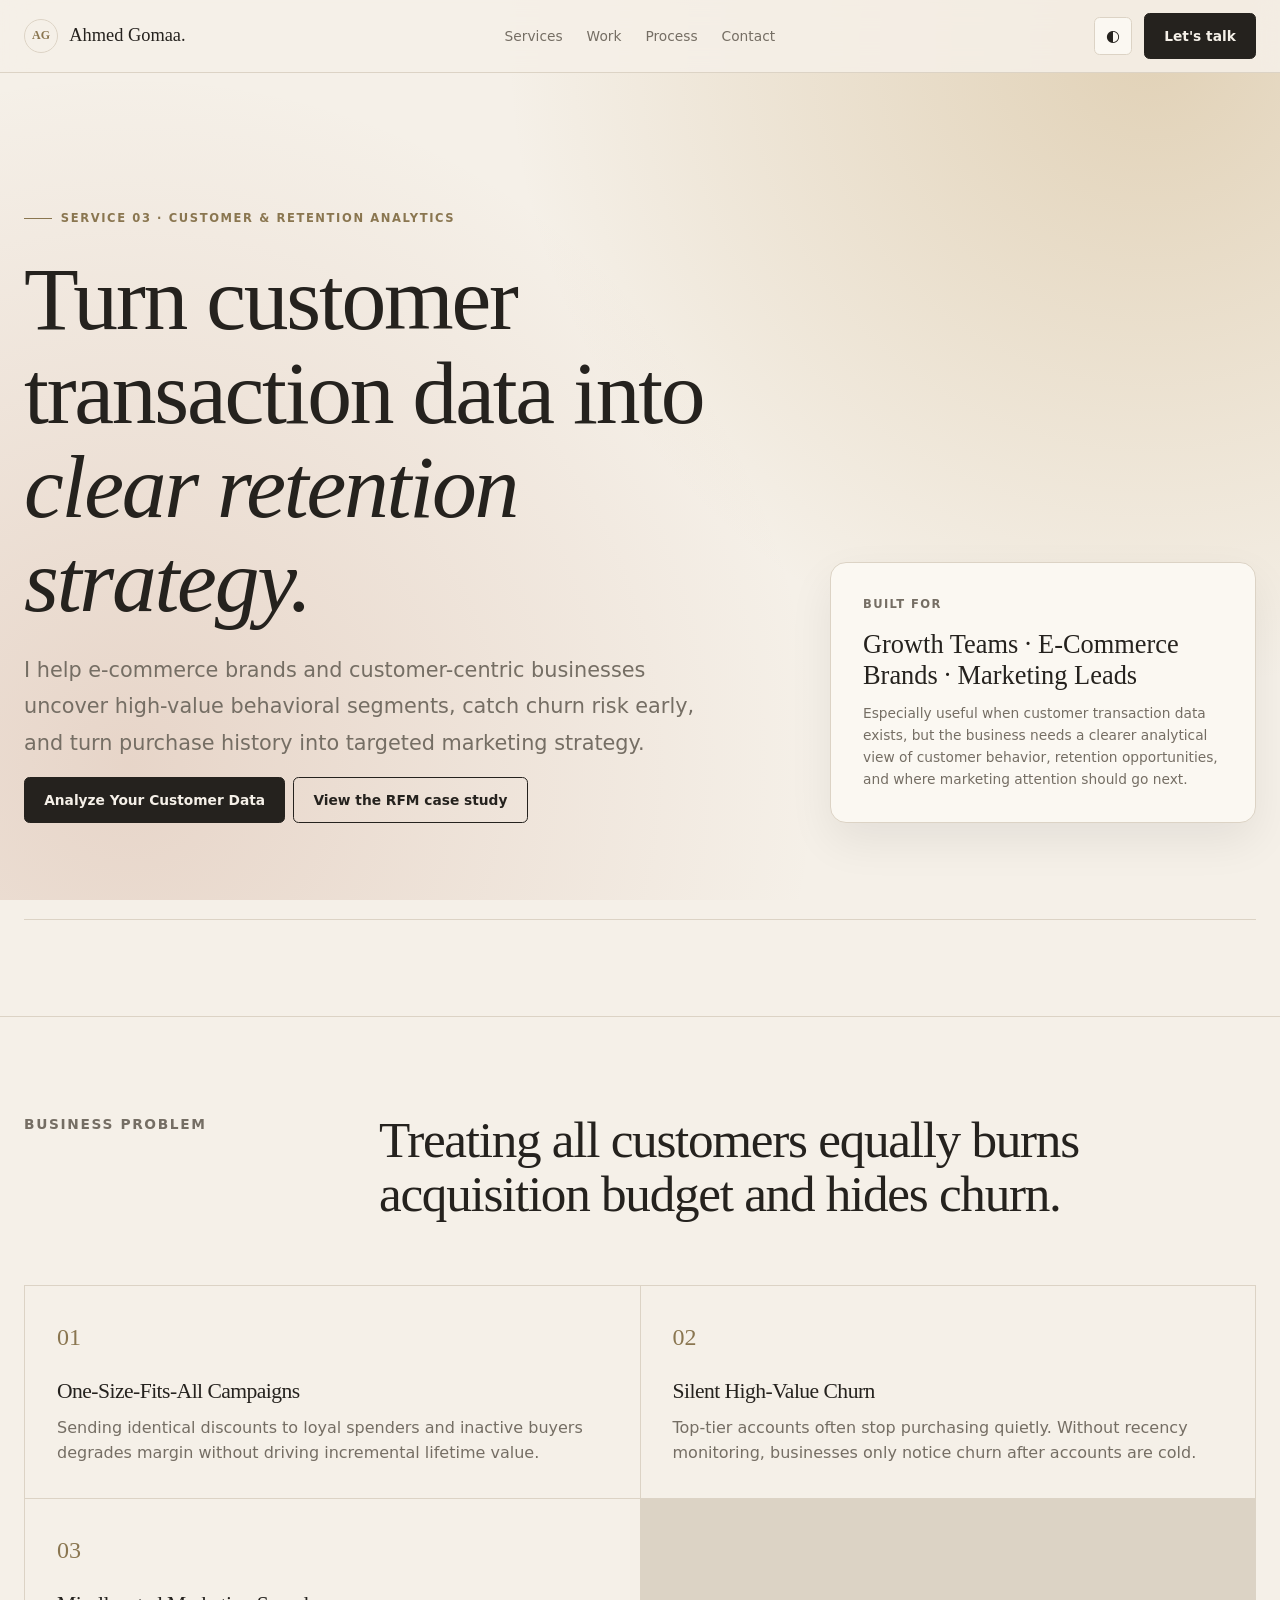
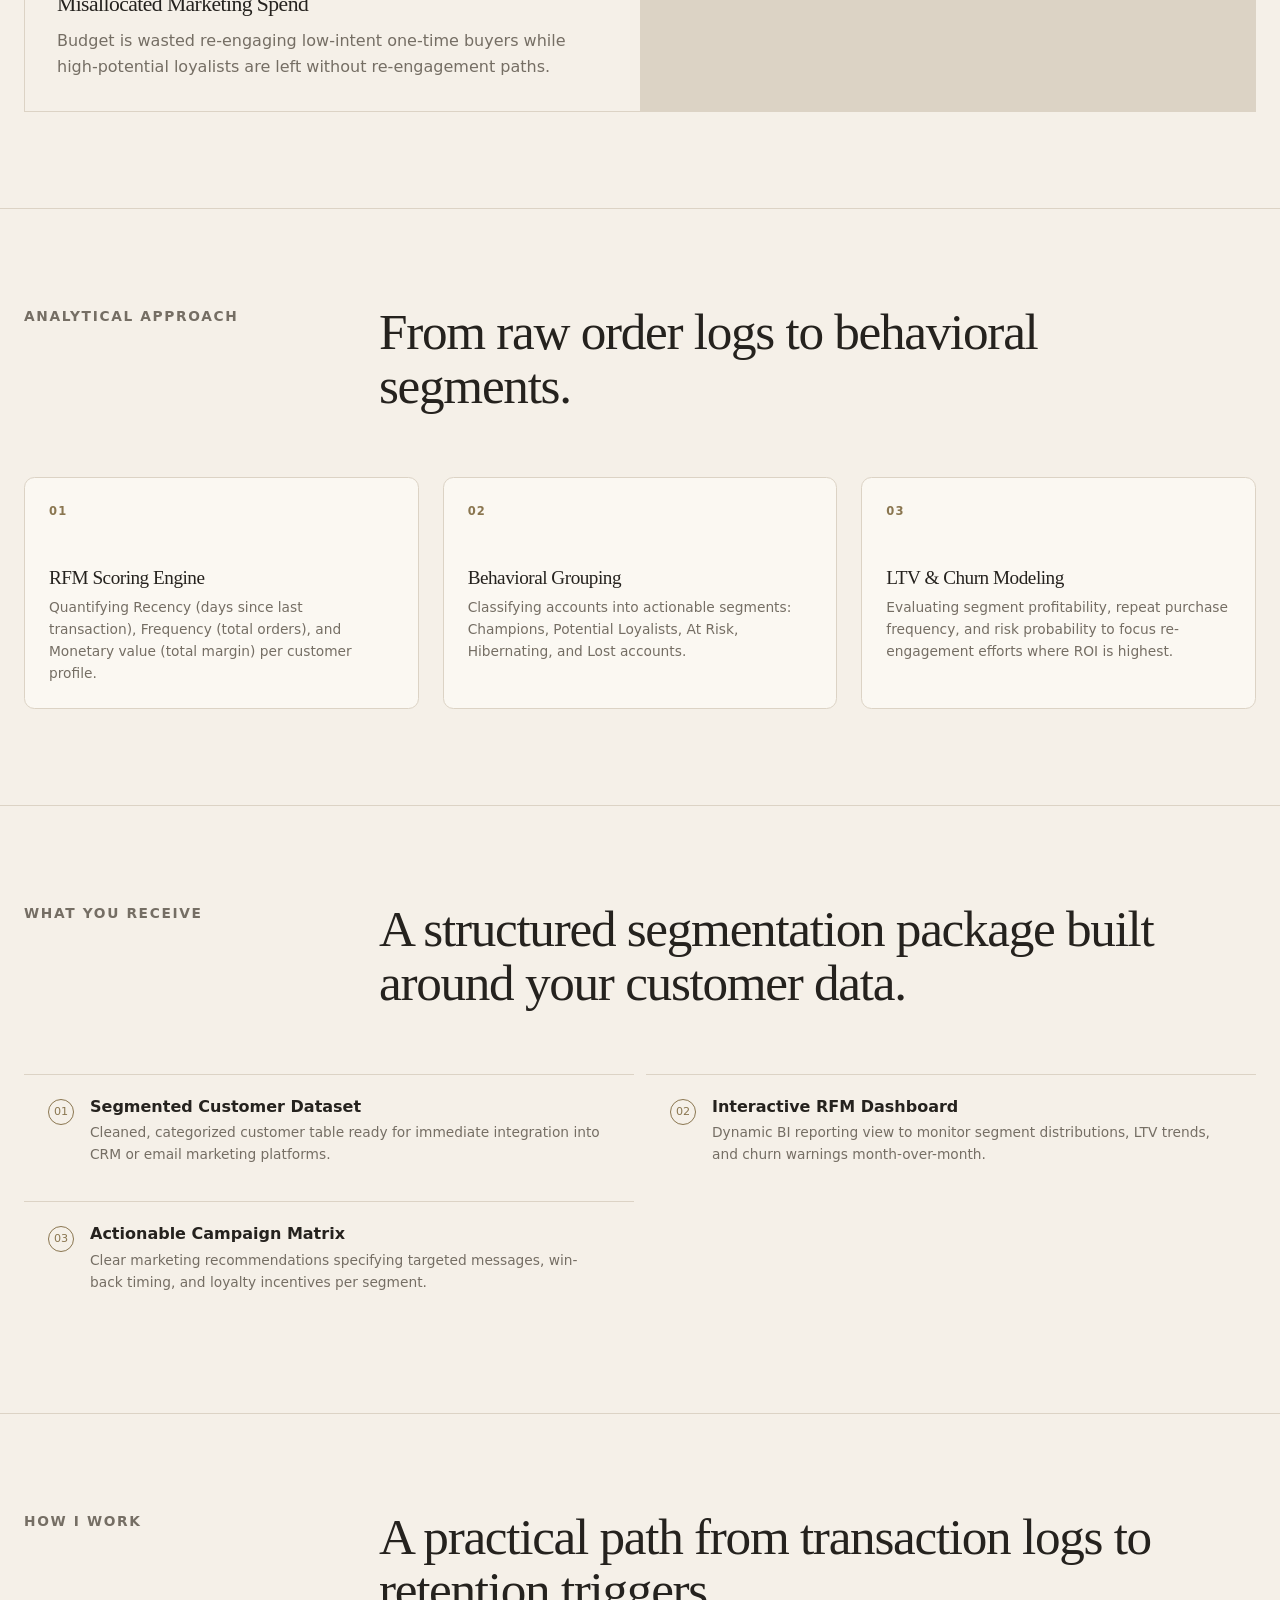
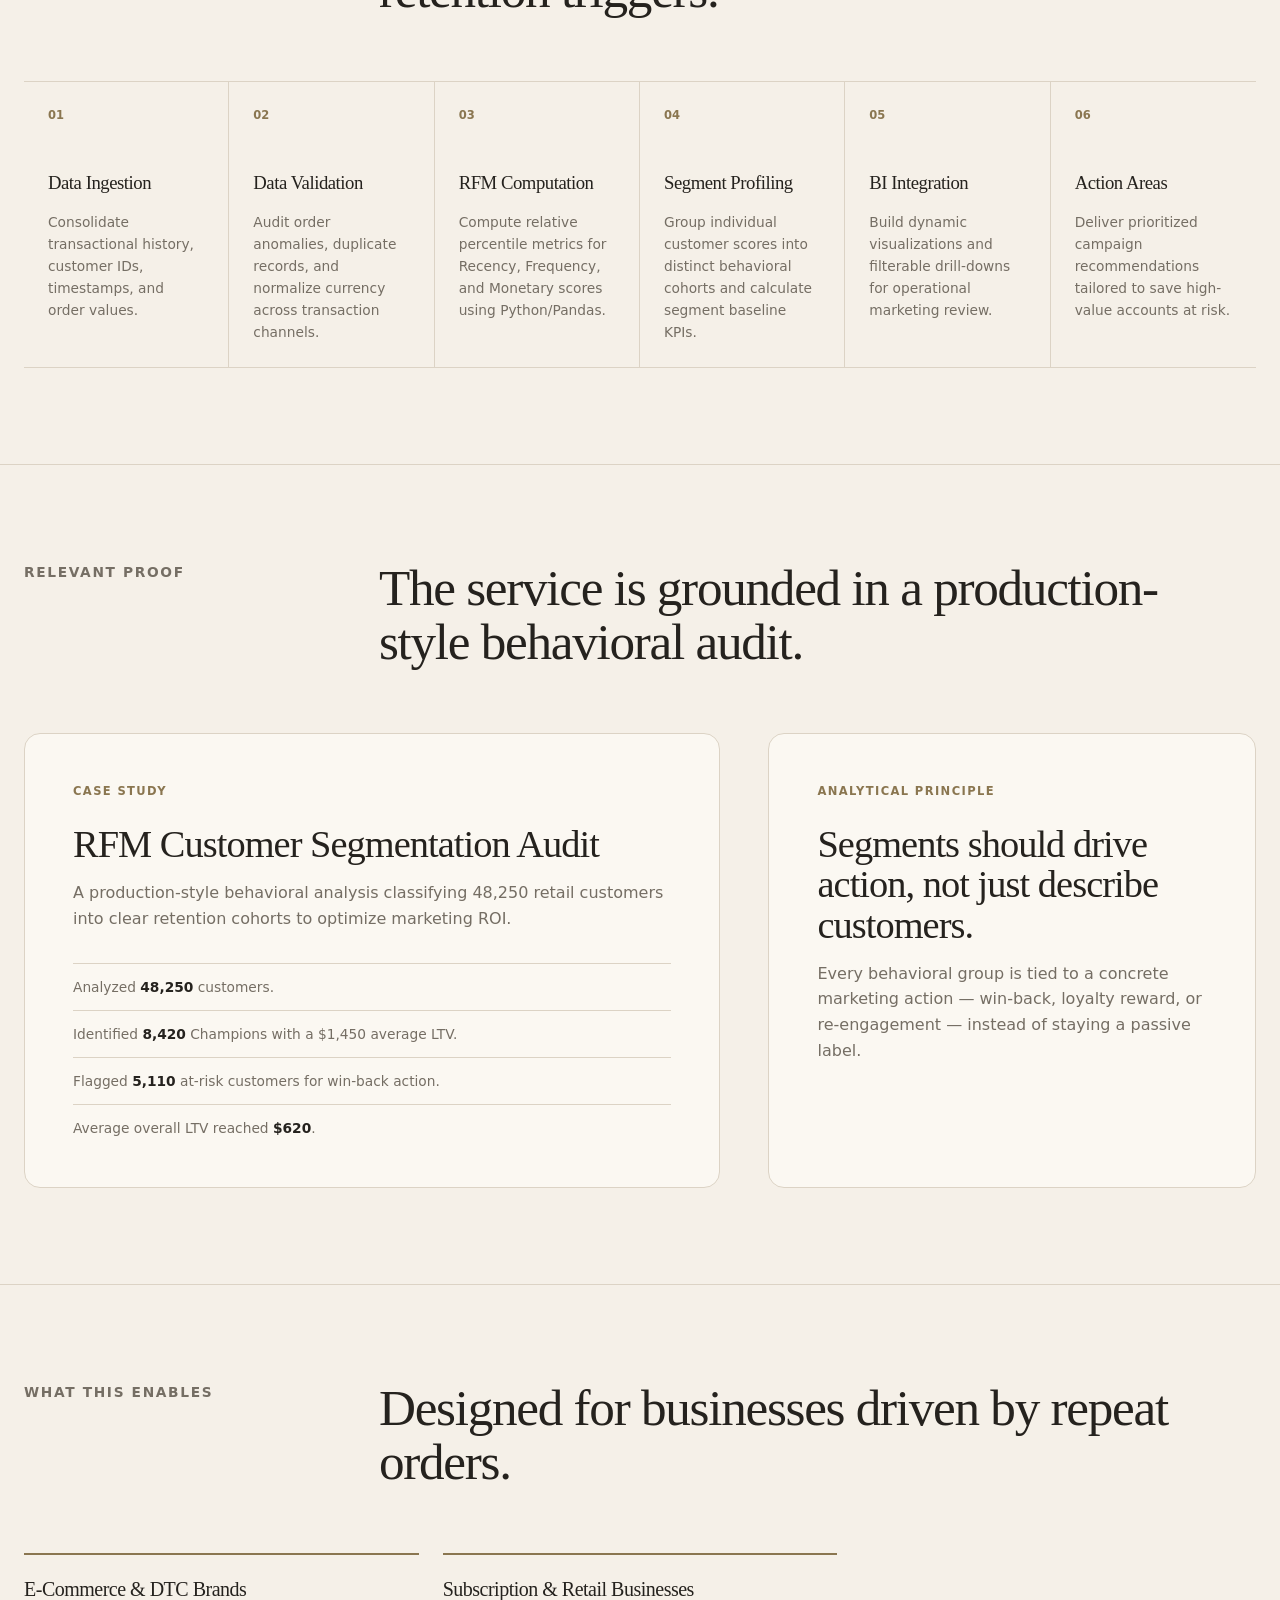
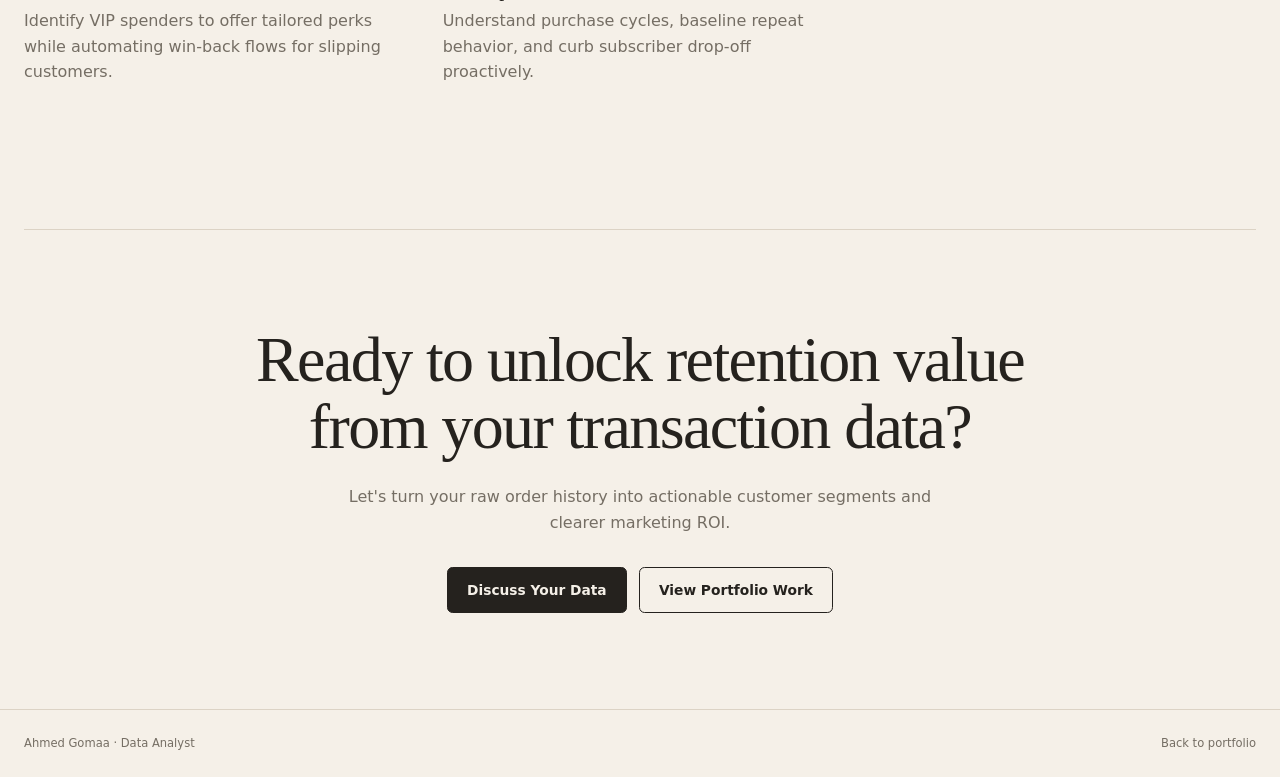
<file: services/customer-retention/index.html>
<!DOCTYPE html>
<html lang="en">
<head>
  <meta charset="UTF-8">

  <script>
    (function () {
      var stored = localStorage.getItem('theme');
      var theme = stored || (window.matchMedia('(prefers-color-scheme: dark)').matches ? 'dark' : 'light');
      if (theme === 'dark') {
        document.documentElement.setAttribute('data-theme', 'dark');
      }
    })();
  </script>

  <meta
    name="viewport"
    content="width=device-width, initial-scale=1.0"
  >

  <title>Customer Segmentation & Retention Analytics | Ahmed Gomaa</title>

  <meta
    name="description"
    content="Behavioral customer segmentation using RFM analysis to identify high-value customer groups, prevent churn, and optimize retention strategies."
  >

  <meta name="author" content="Ahmed Gomaa">

  <link rel="icon" type="image/svg+xml" href="../../assets/favicon.svg">
  <link rel="icon" type="image/x-icon" href="../../assets/favicon.ico">
  <link rel="apple-touch-icon" href="../../assets/apple-touch-icon.png">

  <link
    rel="canonical"
    href="https://ahmed1870.github.io/ahmed-gomaa-portfolio/services/customer-retention/"
  >

  <meta
    property="og:title"
    content="Customer Segmentation & Retention Analytics | Ahmed Gomaa"
  >

  <meta
    property="og:description"
    content="Turn transactional customer data into actionable RFM segments, retention triggers, and LTV growth strategies."
  >

  <meta property="og:type" content="website">

  <meta
    property="og:url"
    content="https://ahmed1870.github.io/ahmed-gomaa-portfolio/services/customer-retention/"
  >

  <meta
    property="og:image"
    content="https://ahmed1870.github.io/ahmed-gomaa-portfolio/assets/og-image.png"
  >

  <meta
    name="theme-color"
    content="#111111"
  >

  <link rel="stylesheet" href="../../css/tokens.css">
  <link rel="stylesheet" href="../../css/base.css">
  <link rel="stylesheet" href="../../css/layout.css">
  <link rel="stylesheet" href="../../css/services.css">
  <link rel="stylesheet" href="../../css/responsive.css">
</head>

<body class="service-page">

  <header class="service-nav">
    <div class="container service-nav__inner">

      <a
        class="service-nav__brand"
        href="../../"
        aria-label="Ahmed Gomaa home"
      >
        <span class="service-nav__brand-mark" aria-hidden="true">AG</span>
        <span>Ahmed Gomaa<span aria-hidden="true">.</span></span>
      </a>

      <nav class="service-nav__links" aria-label="Service navigation">
        <a href="../../#services">Services</a>
        <a href="../../#work">Work</a>
        <a href="../../#process">Process</a>
        <a href="../../#contact">Contact</a>
      </nav>

      <div class="service-nav__actions">

        <button
          class="service-nav__theme"
          id="service-theme-toggle"
          type="button"
          aria-label="Toggle dark mode"
        >
          ◐
        </button>

        <a
          class="service-button"
          href="../../#contact"
        >
          Let's talk
        </a>

      </div>

    </div>
  </header>

  <main>

    <!-- HERO -->
    <section class="service-hero">
      <div class="container">

        <div class="service-hero__grid">

          <div>
            <span class="service-eyebrow">
              Service 03 · Customer & Retention Analytics
            </span>

            <h1>
              Turn customer transaction data into
              <em>clear retention strategy.</em>
            </h1>

            <p class="service-hero__lead">
              I help e-commerce brands and customer-centric businesses uncover
              high-value behavioral segments, catch churn risk early, and turn
              purchase history into targeted marketing strategy.
            </p>

            <div class="service-hero__actions">
              <a
                href="../../#contact"
                class="service-button"
              >
                Analyze Your Customer Data
              </a>

              <a
                href="../../#work"
                class="service-button service-button--ghost"
              >
                View the RFM case study
              </a>
            </div>
          </div>

          <aside class="service-hero__panel">
            <div class="service-hero__panel-label">
              Built for
            </div>

            <strong>
              Growth Teams · E-Commerce Brands · Marketing Leads
            </strong>

            <p>
              Especially useful when customer transaction data exists, but the
              business needs a clearer analytical view of customer behavior,
              retention opportunities, and where marketing attention should
              go next.
            </p>
          </aside>

        </div>

        <div class="service-hero__line"></div>

      </div>
    </section>


    <!-- BUSINESS PROBLEM -->
    <section class="service-section service-section--border">
      <div class="container">

        <div class="service-section__header">
          <div class="service-section__label">
            Business Problem
          </div>

          <div>
            <h2 class="service-section__title">
              Treating all customers equally burns acquisition budget and
              hides churn.
            </h2>
          </div>
        </div>

        <div class="service-problem">

          <article class="service-problem__item">
            <span class="service-problem__number">01</span>
            <h3>One-Size-Fits-All Campaigns</h3>
            <p>
              Sending identical discounts to loyal spenders and inactive
              buyers degrades margin without driving incremental lifetime
              value.
            </p>
          </article>

          <article class="service-problem__item">
            <span class="service-problem__number">02</span>
            <h3>Silent High-Value Churn</h3>
            <p>
              Top-tier accounts often stop purchasing quietly. Without
              recency monitoring, businesses only notice churn after
              accounts are cold.
            </p>
          </article>

          <article class="service-problem__item">
            <span class="service-problem__number">03</span>
            <h3>Misallocated Marketing Spend</h3>
            <p>
              Budget is wasted re-engaging low-intent one-time buyers while
              high-potential loyalists are left without re-engagement paths.
            </p>
          </article>

        </div>

      </div>
    </section>


    <!-- WHAT I ANALYZE -->
    <section class="service-section service-section--border">
      <div class="container">

        <div class="service-section__header">
          <div class="service-section__label">
            Analytical Approach
          </div>

          <div>
            <h2 class="service-section__title">
              From raw order logs to behavioral segments.
            </h2>
          </div>
        </div>

        <div class="service-analysis">

          <article class="service-analysis__item">
            <span class="service-analysis__index">01</span>
            <h3>RFM Scoring Engine</h3>
            <p>
              Quantifying Recency (days since last transaction), Frequency
              (total orders), and Monetary value (total margin) per customer
              profile.
            </p>
          </article>

          <article class="service-analysis__item">
            <span class="service-analysis__index">02</span>
            <h3>Behavioral Grouping</h3>
            <p>
              Classifying accounts into actionable segments: Champions,
              Potential Loyalists, At Risk, Hibernating, and Lost accounts.
            </p>
          </article>

          <article class="service-analysis__item">
            <span class="service-analysis__index">03</span>
            <h3>LTV & Churn Modeling</h3>
            <p>
              Evaluating segment profitability, repeat purchase frequency,
              and risk probability to focus re-engagement efforts where ROI
              is highest.
            </p>
          </article>

        </div>

      </div>
    </section>


    <!-- DELIVERABLES -->
    <section class="service-section service-section--border">
      <div class="container">

        <div class="service-section__header">
          <div class="service-section__label">
            What You Receive
          </div>

          <div>
            <h2 class="service-section__title">
              A structured segmentation package built around your customer
              data.
            </h2>
          </div>
        </div>

        <div class="service-deliverables">

          <article class="service-deliverable">
            <span class="service-deliverable__mark">01</span>
            <div>
              <h3>Segmented Customer Dataset</h3>
              <p>
                Cleaned, categorized customer table ready for immediate
                integration into CRM or email marketing platforms.
              </p>
            </div>
          </article>

          <article class="service-deliverable">
            <span class="service-deliverable__mark">02</span>
            <div>
              <h3>Interactive RFM Dashboard</h3>
              <p>
                Dynamic BI reporting view to monitor segment distributions,
                LTV trends, and churn warnings month-over-month.
              </p>
            </div>
          </article>

          <article class="service-deliverable">
            <span class="service-deliverable__mark">03</span>
            <div>
              <h3>Actionable Campaign Matrix</h3>
              <p>
                Clear marketing recommendations specifying targeted
                messages, win-back timing, and loyalty incentives per
                segment.
              </p>
            </div>
          </article>

        </div>

      </div>
    </section>


    <!-- PROCESS -->
    <section class="service-section service-section--border">
      <div class="container">

        <div class="service-section__header">
          <div class="service-section__label">
            How I Work
          </div>

          <div>
            <h2 class="service-section__title">
              A practical path from transaction logs to retention triggers.
            </h2>
          </div>
        </div>

        <div class="service-process">

          <article class="service-process__step">
            <span class="service-process__number">01</span>
            <h3>Data Ingestion</h3>
            <p>
              Consolidate transactional history, customer IDs, timestamps,
              and order values.
            </p>
          </article>

          <article class="service-process__step">
            <span class="service-process__number">02</span>
            <h3>Data Validation</h3>
            <p>
              Audit order anomalies, duplicate records, and normalize
              currency across transaction channels.
            </p>
          </article>

          <article class="service-process__step">
            <span class="service-process__number">03</span>
            <h3>RFM Computation</h3>
            <p>
              Compute relative percentile metrics for Recency, Frequency,
              and Monetary scores using Python/Pandas.
            </p>
          </article>

          <article class="service-process__step">
            <span class="service-process__number">04</span>
            <h3>Segment Profiling</h3>
            <p>
              Group individual customer scores into distinct behavioral
              cohorts and calculate segment baseline KPIs.
            </p>
          </article>

          <article class="service-process__step">
            <span class="service-process__number">05</span>
            <h3>BI Integration</h3>
            <p>
              Build dynamic visualizations and filterable drill-downs for
              operational marketing review.
            </p>
          </article>

          <article class="service-process__step">
            <span class="service-process__number">06</span>
            <h3>Action Areas</h3>
            <p>
              Deliver prioritized campaign recommendations tailored to save
              high-value accounts at risk.
            </p>
          </article>

        </div>

      </div>
    </section>


    <!-- PROOF -->
    <section class="service-section service-section--border">
      <div class="container">

        <div class="service-section__header">
          <div class="service-section__label">
            Relevant Proof
          </div>

          <div>
            <h2 class="service-section__title">
              The service is grounded in a production-style behavioral audit.
            </h2>
          </div>
        </div>

        <div class="service-proof">

          <article class="service-proof__card">
            <span class="service-proof__label">
              Case Study
            </span>

            <h3>
              RFM Customer Segmentation Audit
            </h3>

            <p>
              A production-style behavioral analysis classifying 48,250
              retail customers into clear retention cohorts to optimize
              marketing ROI.
            </p>

            <div class="service-proof__facts">
              <div class="service-proof__fact">
                Analyzed <strong>48,250</strong> customers.
              </div>

              <div class="service-proof__fact">
                Identified <strong>8,420</strong> Champions with a $1,450
                average LTV.
              </div>

              <div class="service-proof__fact">
                Flagged <strong>5,110</strong> at-risk customers for
                win-back action.
              </div>

              <div class="service-proof__fact">
                Average overall LTV reached <strong>$620</strong>.
              </div>
            </div>
          </article>

          <article class="service-proof__card">
            <span class="service-proof__label">
              Analytical Principle
            </span>

            <h3>
              Segments should drive action, not just describe customers.
            </h3>

            <p>
              Every behavioral group is tied to a concrete marketing action
              — win-back, loyalty reward, or re-engagement — instead of
              staying a passive label.
            </p>
          </article>

        </div>

      </div>
    </section>


    <!-- ENABLES -->
    <section class="service-section service-section--border">
      <div class="container">

        <div class="service-section__header">
          <div class="service-section__label">
            What This Enables
          </div>

          <div>
            <h2 class="service-section__title">
              Designed for businesses driven by repeat orders.
            </h2>
          </div>
        </div>

        <div class="service-enables">

          <article class="service-enables__item">
            <h3>E-Commerce & DTC Brands</h3>
            <p>
              Identify VIP spenders to offer tailored perks while automating
              win-back flows for slipping customers.
            </p>
          </article>

          <article class="service-enables__item">
            <h3>Subscription & Retail Businesses</h3>
            <p>
              Understand purchase cycles, baseline repeat behavior, and curb
              subscriber drop-off proactively.
            </p>
          </article>

        </div>

      </div>
    </section>


    <!-- CTA -->
    <section class="container">
      <div class="service-cta">

        <h2>
          Ready to unlock retention value from your transaction data?
        </h2>

        <p>
          Let's turn your raw order history into actionable customer
          segments and clearer marketing ROI.
        </p>

        <div class="service-cta__actions">

          <a
            class="service-button"
            href="../../#contact"
          >
            Discuss Your Data
          </a>

          <a
            class="service-button service-button--ghost"
            href="../../#work"
          >
            View Portfolio Work
          </a>

        </div>

      </div>
    </section>

  </main>


  <footer class="service-footer">
    <div class="container service-footer__inner">
      <span>Ahmed Gomaa · Data Analyst</span>
      <a href="../../">Back to portfolio</a>
    </div>
  </footer>


  <script>
    (function () {
      var button = document.getElementById('service-theme-toggle');

      if (!button) return;

      button.addEventListener('click', function () {
        var current = document.documentElement.getAttribute('data-theme');

        if (current === 'dark') {
          document.documentElement.removeAttribute('data-theme');
          localStorage.setItem('theme', 'light');
        } else {
          document.documentElement.setAttribute('data-theme', 'dark');
          localStorage.setItem('theme', 'dark');
        }
      });
    })();
  </script>

</body>
    </html>
</file>
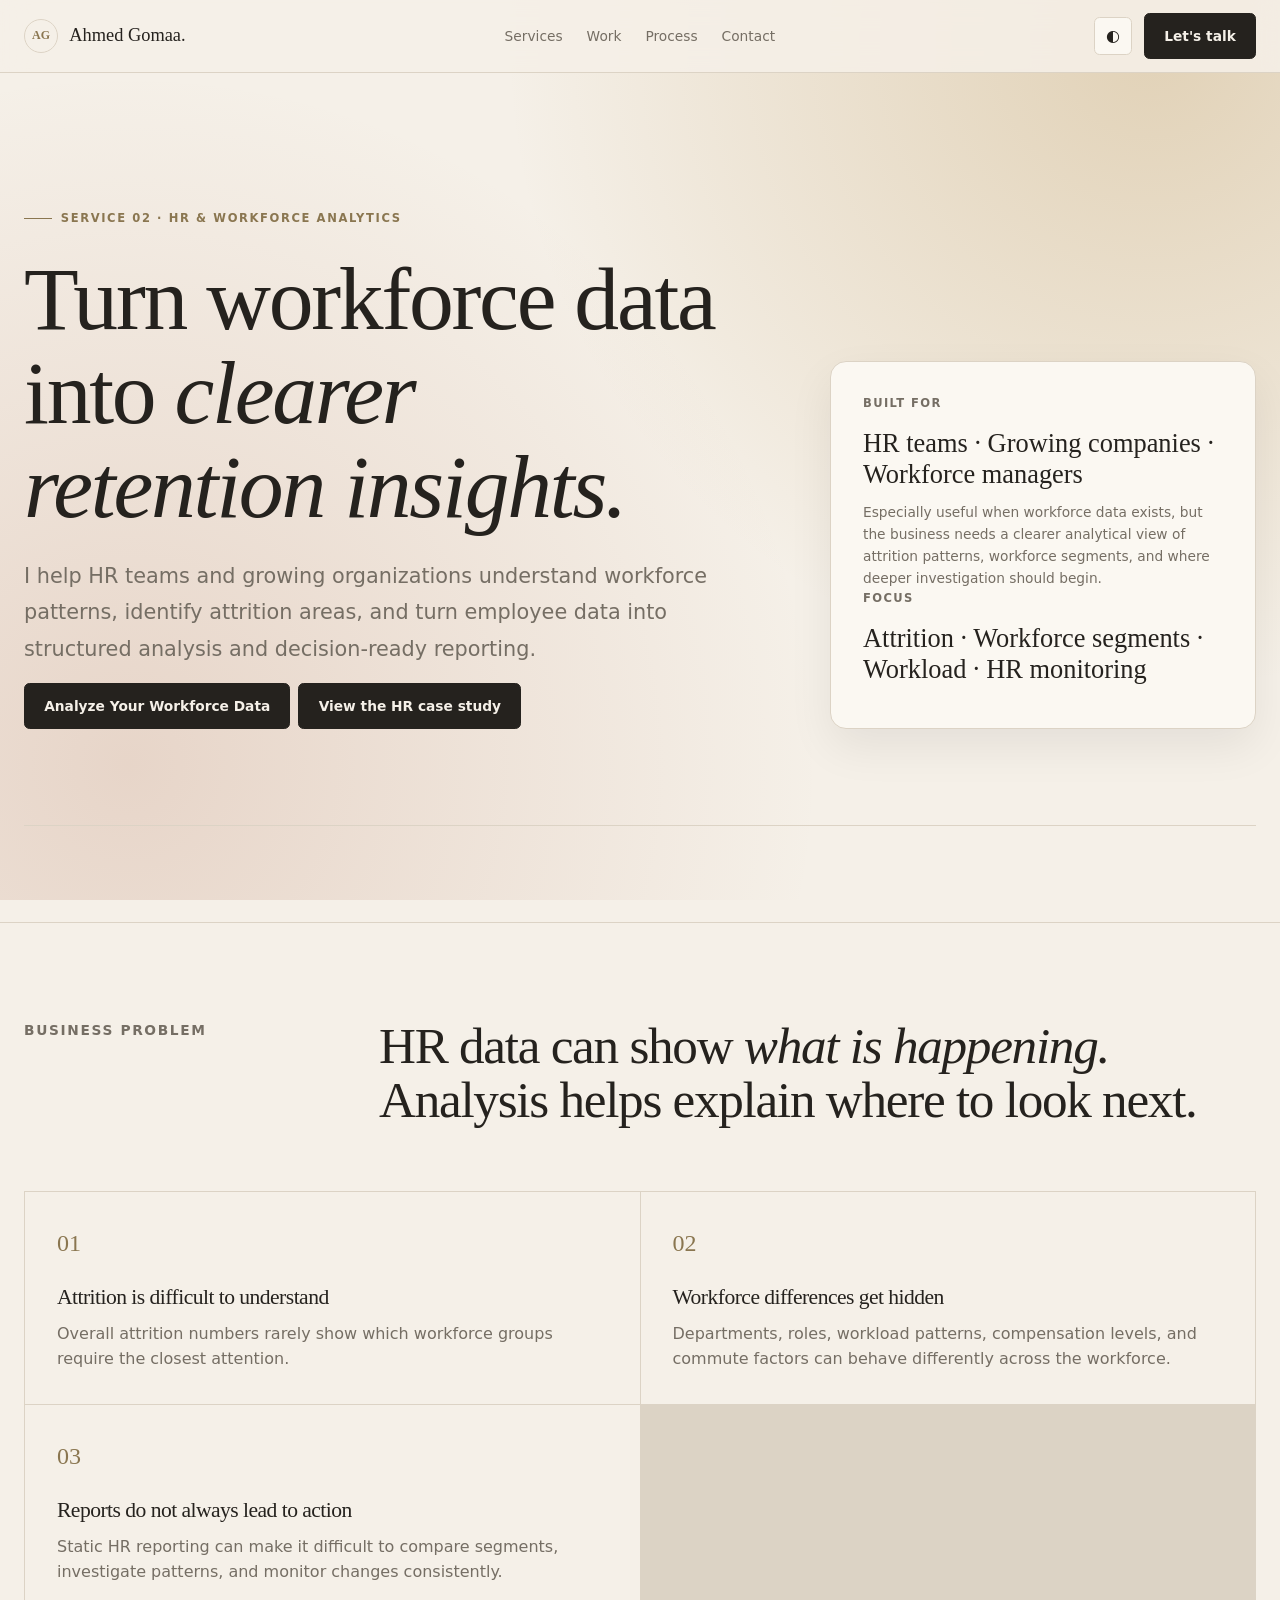
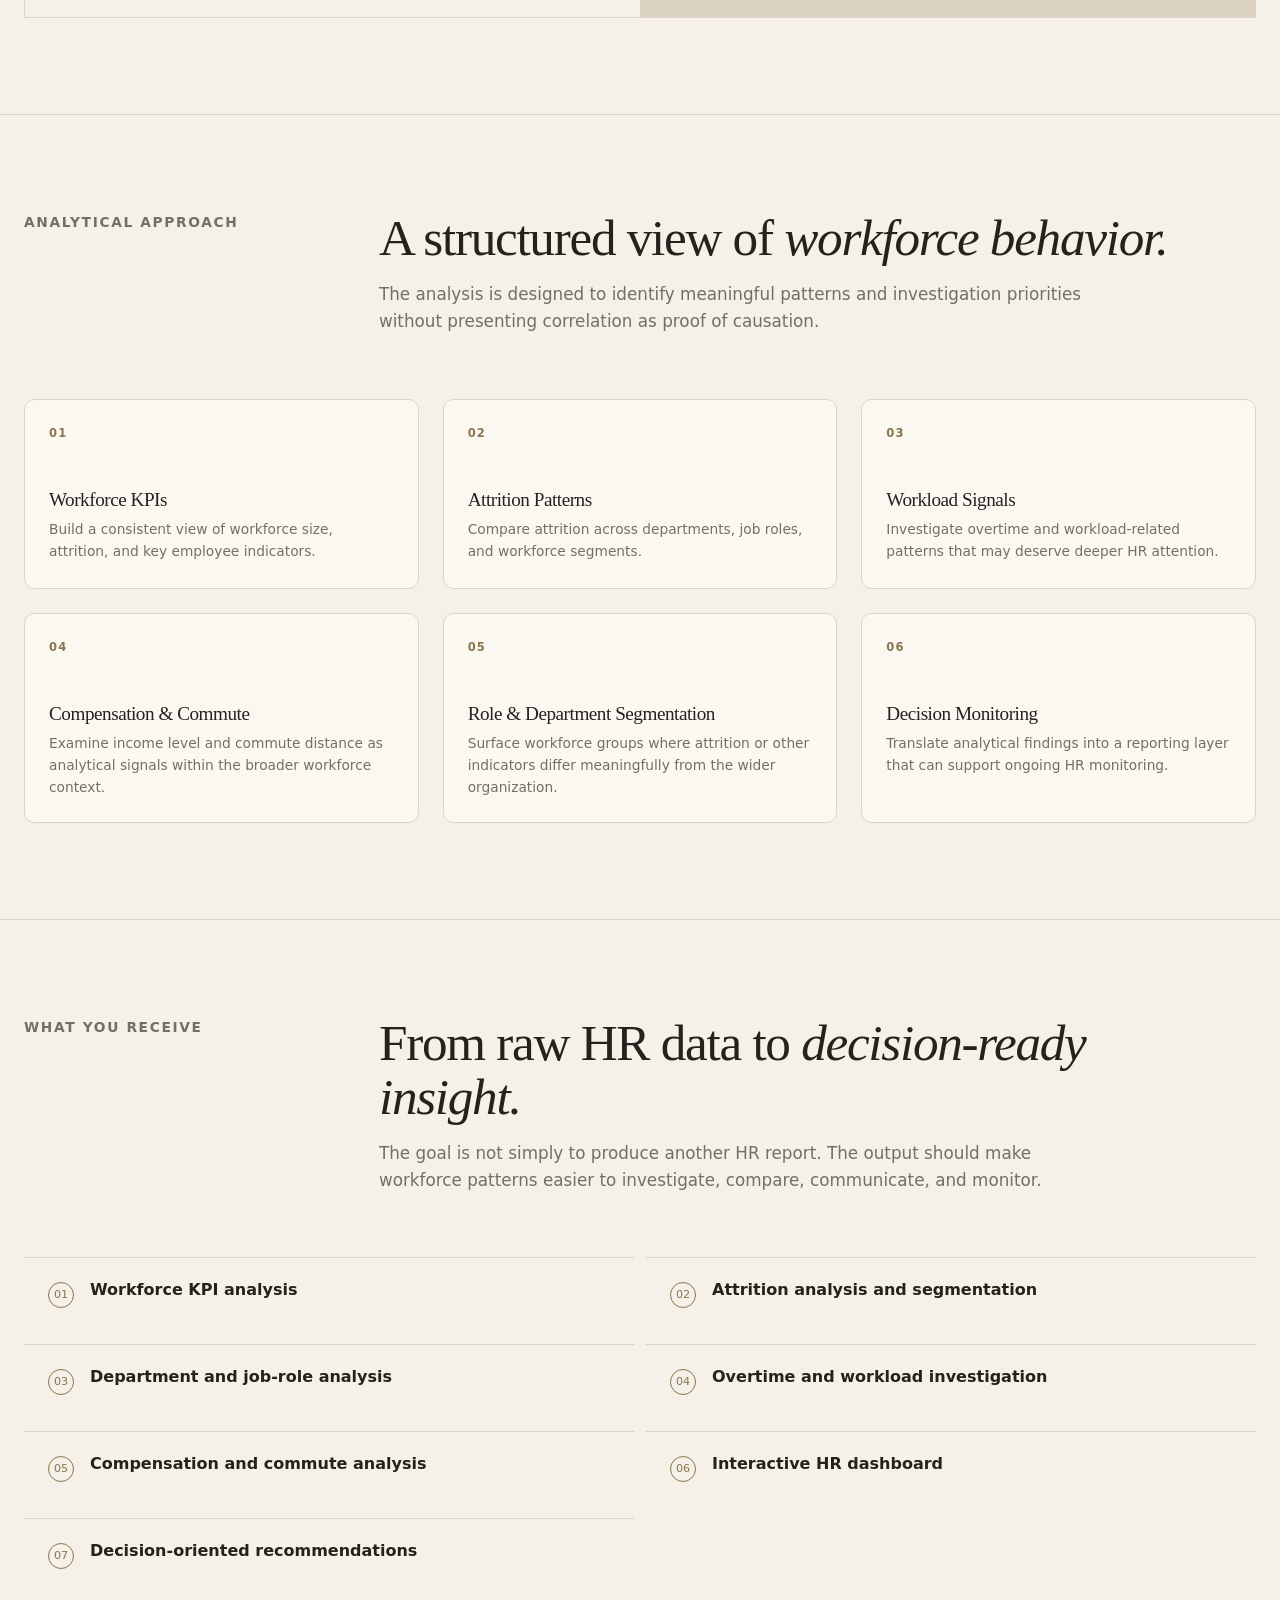
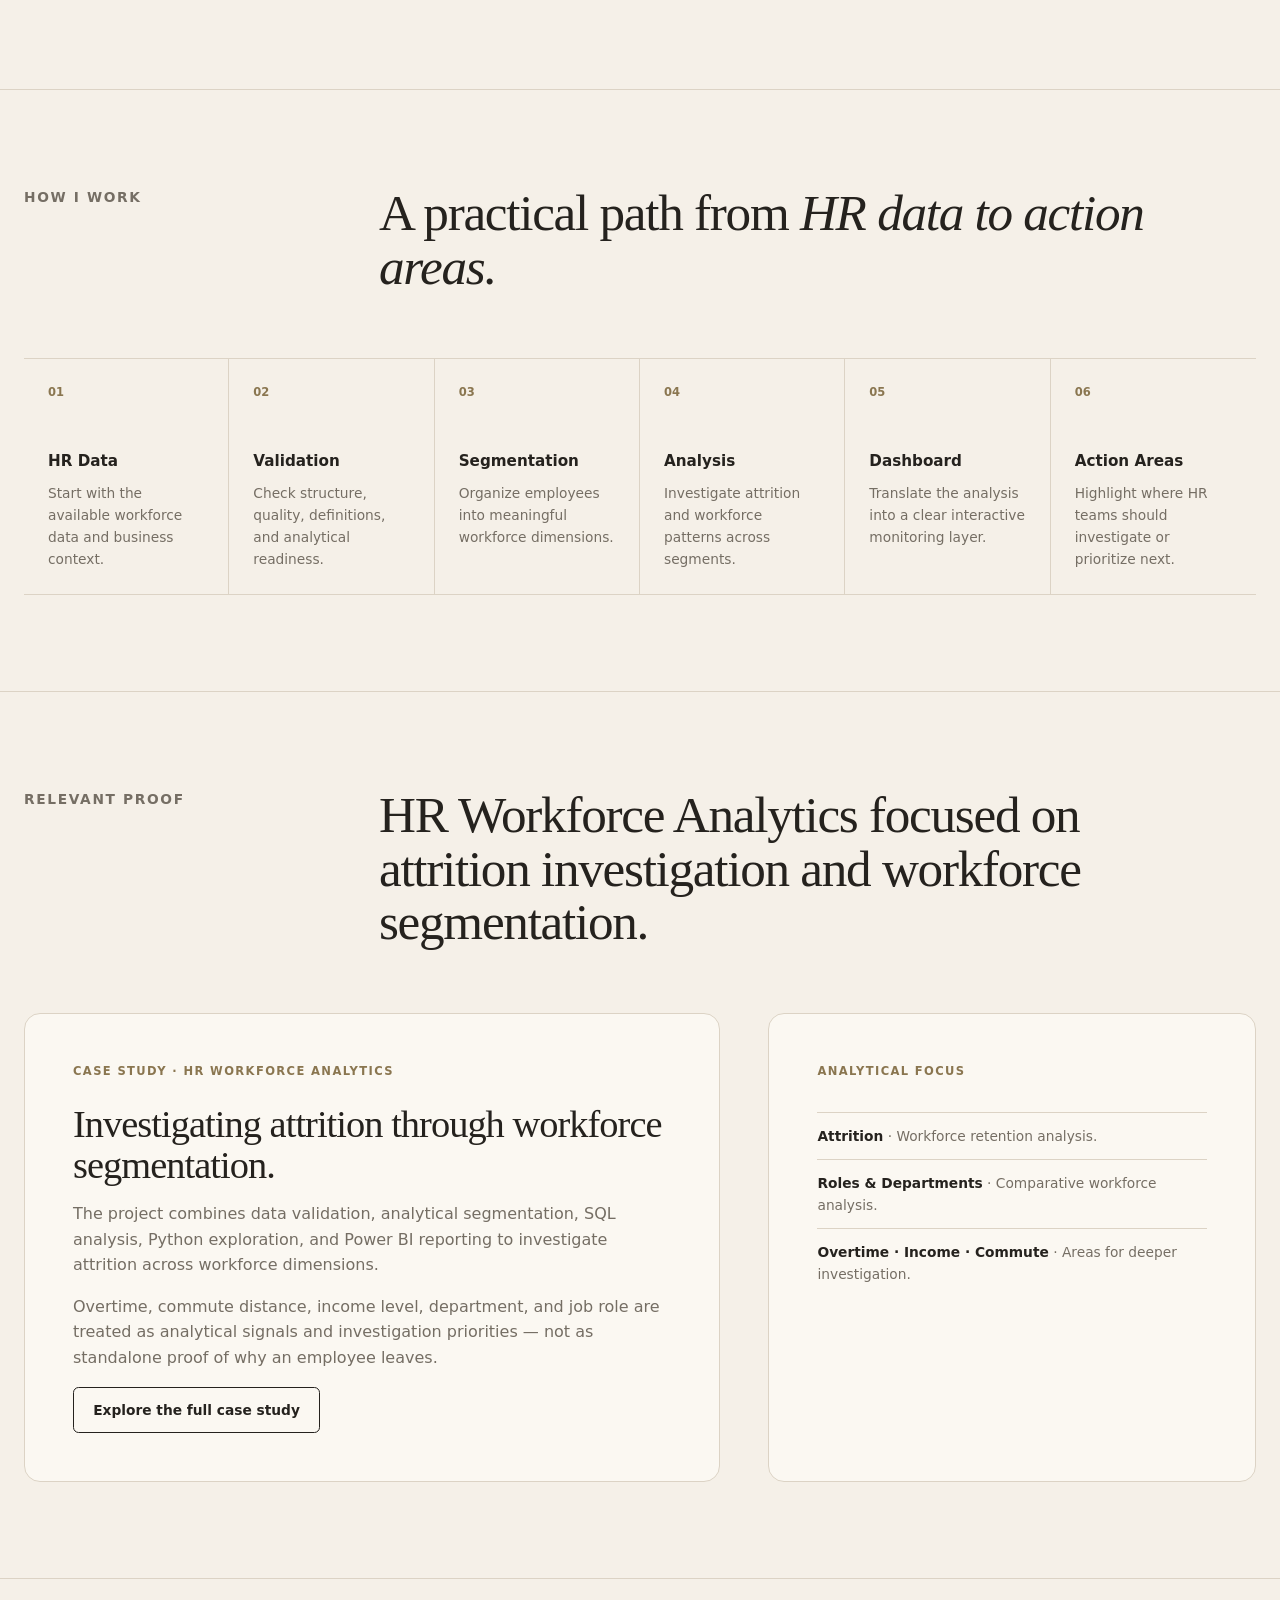
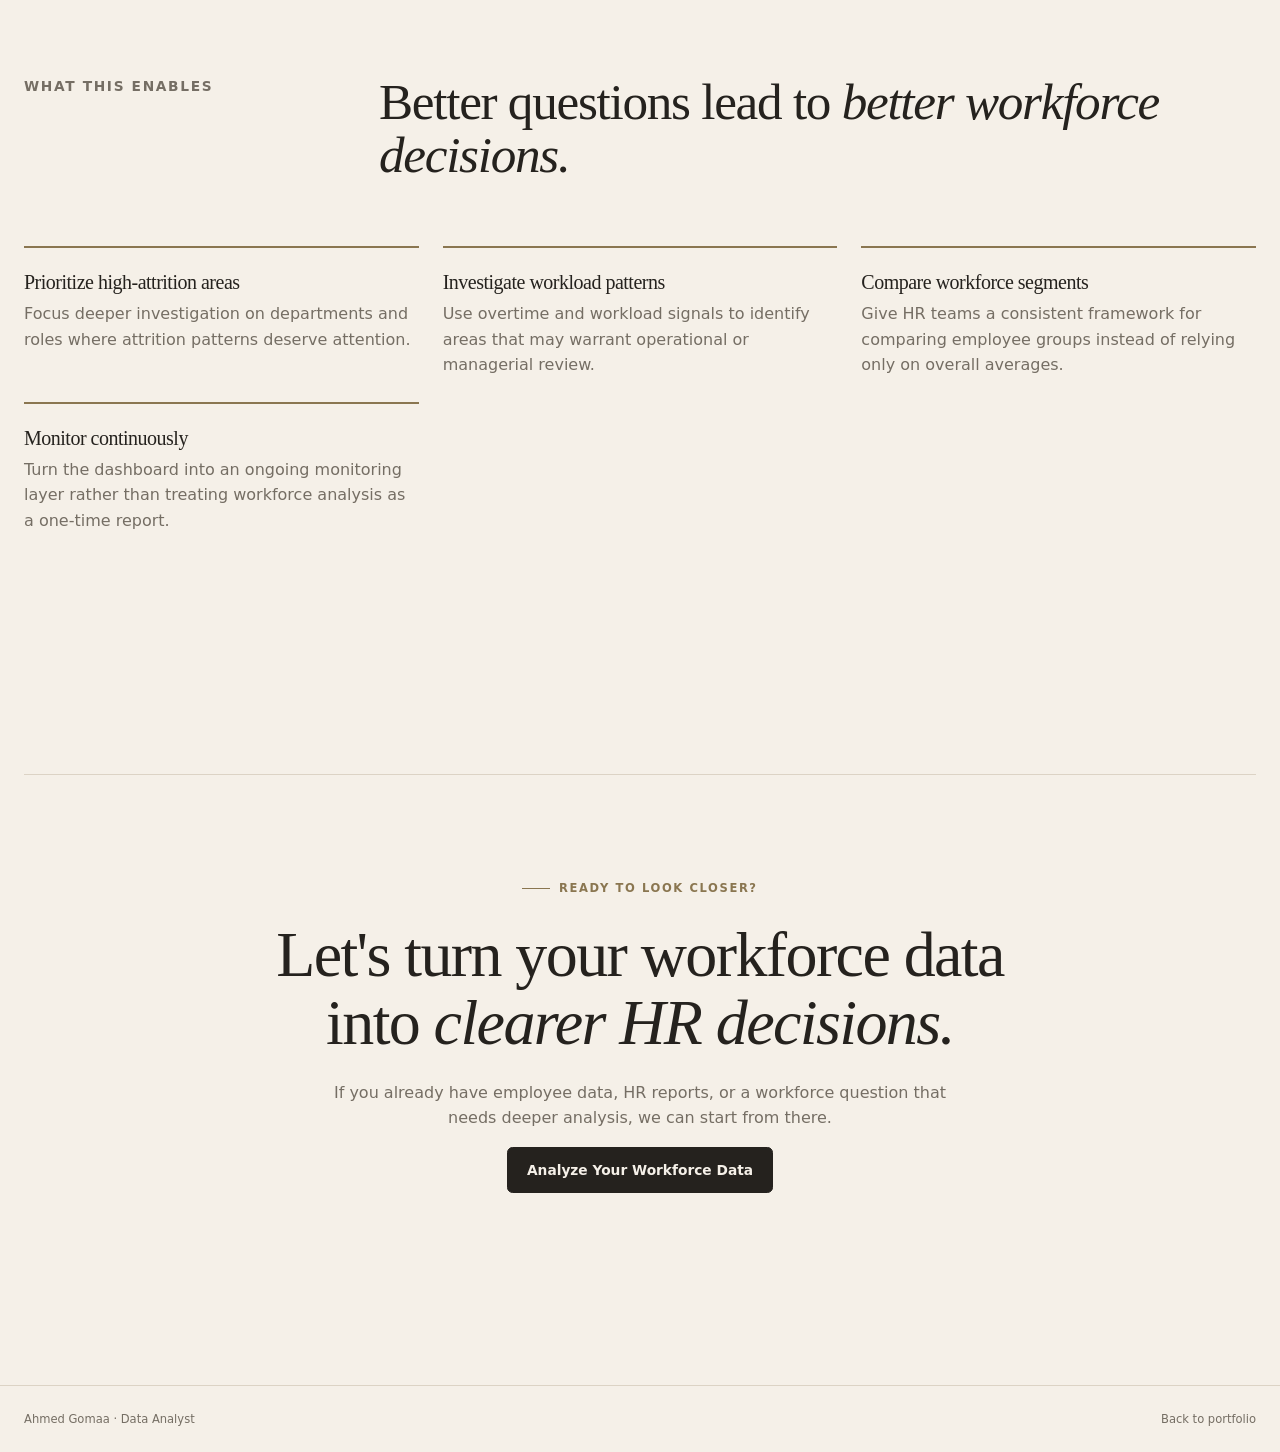
<file: services/hr-workforce/index.html>
<!DOCTYPE html>
<html lang="en">
<head>
  <meta charset="UTF-8">
  <meta name="viewport" content="width=device-width, initial-scale=1.0">

  <title>HR & Workforce Analytics | Ahmed Gomaa</title>
  <meta
    name="description"
    content="HR and workforce analytics focused on attrition patterns, workforce segmentation, workload signals, and decision-ready reporting."
  >
  <meta name="author" content="Ahmed Gomaa">
  <link rel="canonical" href="https://ahmed1870.github.io/ahmed-gomaa-portfolio/services/hr-workforce/">

  <meta property="og:title" content="HR & Workforce Analytics | Ahmed Gomaa">
  <meta
    property="og:description"
    content="Turn workforce data into clearer attrition insights, workforce segments, and decision-ready reporting."
  >
  <meta property="og:type" content="website">
  <meta property="og:url" content="https://ahmed1870.github.io/ahmed-gomaa-portfolio/services/hr-workforce/">
  <meta property="og:image" content="https://ahmed1870.github.io/ahmed-gomaa-portfolio/assets/og-image.png">

  <meta name="twitter:card" content="summary_large_image">
  <meta name="twitter:title" content="HR & Workforce Analytics | Ahmed Gomaa">
  <meta
    name="twitter:description"
    content="Workforce analytics for understanding attrition patterns and identifying areas that require deeper investigation."
  >
  <meta name="twitter:image" content="https://ahmed1870.github.io/ahmed-gomaa-portfolio/assets/og-image.png">

  <link rel="icon" href="../../assets/favicon.svg" type="image/svg+xml">
  <link rel="icon" href="../../assets/favicon.ico" sizes="any">
  <link rel="apple-touch-icon" href="../../assets/apple-touch-icon.png">

  <link rel="stylesheet" href="../../css/tokens.css">
  <link rel="stylesheet" href="../../css/base.css">
  <link rel="stylesheet" href="../../css/layout.css">
  <link rel="stylesheet" href="../../css/responsive.css">
  <link rel="stylesheet" href="../../css/services.css">

  <script>
    (() => {
      const saved = localStorage.getItem("theme");
      const prefersDark = window.matchMedia("(prefers-color-scheme: dark)").matches;

      if (saved === "dark" || (!saved && prefersDark)) {
        document.documentElement.setAttribute("data-theme", "dark");
      }
    })();
  </script>
</head>

<body class="service-page">

  <header class="service-nav">
    <div class="container service-nav__inner">

      <a
        class="service-nav__brand"
        href="../../"
        aria-label="Ahmed Gomaa home"
      >
        <span class="service-nav__brand-mark" aria-hidden="true">AG</span>
        <span>Ahmed Gomaa<span aria-hidden="true">.</span></span>
      </a>

      <nav class="service-nav__links" aria-label="Service navigation">
        <a href="../../#services">Services</a>
        <a href="../../#work">Work</a>
        <a href="../../#process">Process</a>
        <a href="../../#contact">Contact</a>
      </nav>

      <div class="service-nav__actions">
        <button
          class="service-nav__theme"
          id="service-theme-toggle"
          type="button"
          aria-label="Toggle dark mode"
        >
          ◐
        </button>

        <a
          class="service-button"
          href="../../#contact"
        >
          Let's talk
        </a>
      </div>

    </div>
  </header>

  <main>

    <!-- HERO -->
    <section class="service-hero">
      <div class="container">

        <div class="service-hero__grid">

          <div>

            <span class="service-eyebrow">
              Service 02 · HR & Workforce Analytics
            </span>

            <h1>
              Turn workforce data into
              <em>clearer retention insights.</em>
            </h1>

            <p class="service-hero__lead">
              I help HR teams and growing organizations understand workforce
              patterns, identify attrition areas, and turn employee data into
              structured analysis and decision-ready reporting.
            </p>

            <div class="service-hero__actions">
              <a
                class="service-button"
                href="../../#contact"
              >
                Analyze Your Workforce Data
              </a>

              <a
                class="service-button service-button--secondary"
                href="../../#work"
              >
                View the HR case study
              </a>
            </div>

          </div>

          <aside class="service-hero__panel">

            <div class="service-hero__panel-label">
              Built for
            </div>

            <strong>
              HR teams · Growing companies · Workforce managers
            </strong>

            <p>
              Especially useful when workforce data exists, but the business
              needs a clearer analytical view of attrition patterns,
              workforce segments, and where deeper investigation should begin.
            </p>

            <div class="service-hero__panel-label">
              Focus
            </div>

            <strong>
              Attrition · Workforce segments · Workload · HR monitoring
            </strong>

          </aside>

        </div>

        <div class="service-hero__line"></div>

      </div>
    </section>

    <!-- BUSINESS PROBLEM -->
    <section class="service-section service-section--border">
      <div class="container">

        <div class="service-section__header">
          <div class="service-section__label">
            Business Problem
          </div>

          <div>
            <h2 class="service-section__title">
            HR data can show
            <em>what is happening.</em>
            Analysis helps explain where to look next.
            </h2>
          </div>
        </div>

        <div class="service-problem">

          <article class="service-problem__item">
            <span class="service-problem__number">01</span>
            <h3>Attrition is difficult to understand</h3>
            <p>
              Overall attrition numbers rarely show which workforce groups
              require the closest attention.
            </p>
          </article>

          <article class="service-problem__item">
            <span class="service-problem__number">02</span>
            <h3>Workforce differences get hidden</h3>
            <p>
              Departments, roles, workload patterns, compensation levels, and
              commute factors can behave differently across the workforce.
            </p>
          </article>

          <article class="service-problem__item">
            <span class="service-problem__number">03</span>
            <h3>Reports do not always lead to action</h3>
            <p>
              Static HR reporting can make it difficult to compare segments,
              investigate patterns, and monitor changes consistently.
            </p>
          </article>

        </div>

      </div>
    </section>

    <!-- WHAT I ANALYZE -->
    <section class="service-section service-section--border">
      <div class="container">

        <div class="service-section__header">
          <div class="service-section__label">
            Analytical Approach
          </div>

          <div>
            <h2 class="service-section__title">
              A structured view of <em>workforce behavior.</em>
            </h2>
            <p class="service-section__intro">
              The analysis is designed to identify meaningful patterns and
              investigation priorities without presenting correlation as proof
              of causation.
            </p>
          </div>
        </div>

        <div class="service-analysis">

          <article class="service-analysis__item">
            <span class="service-analysis__index">01</span>
            <h3>Workforce KPIs</h3>
            <p>
              Build a consistent view of workforce size, attrition, and key
              employee indicators.
            </p>
          </article>

          <article class="service-analysis__item">
            <span class="service-analysis__index">02</span>
            <h3>Attrition Patterns</h3>
            <p>
              Compare attrition across departments, job roles, and workforce
              segments.
            </p>
          </article>

          <article class="service-analysis__item">
            <span class="service-analysis__index">03</span>
            <h3>Workload Signals</h3>
            <p>
              Investigate overtime and workload-related patterns that may
              deserve deeper HR attention.
            </p>
          </article>

          <article class="service-analysis__item">
            <span class="service-analysis__index">04</span>
            <h3>Compensation & Commute</h3>
            <p>
              Examine income level and commute distance as analytical signals
              within the broader workforce context.
            </p>
          </article>

          <article class="service-analysis__item">
            <span class="service-analysis__index">05</span>
            <h3>Role & Department Segmentation</h3>
            <p>
              Surface workforce groups where attrition or other indicators
              differ meaningfully from the wider organization.
            </p>
          </article>

          <article class="service-analysis__item">
            <span class="service-analysis__index">06</span>
            <h3>Decision Monitoring</h3>
            <p>
              Translate analytical findings into a reporting layer that can
              support ongoing HR monitoring.
            </p>
          </article>

        </div>

      </div>
    </section>

    <!-- DELIVERABLES -->
    <section class="service-section service-section--border">
      <div class="container">

        <div class="service-section__header">
          <div class="service-section__label">
            What You Receive
          </div>

          <div>
            <h2 class="service-section__title">
              From raw HR data to <em>decision-ready insight.</em>
            </h2>
            <p class="service-section__intro">
              The goal is not simply to produce another HR report. The output
              should make workforce patterns easier to investigate, compare,
              communicate, and monitor.
            </p>
          </div>
        </div>

        <div class="service-deliverables">

          <article class="service-deliverable">
            <span class="service-deliverable__mark">01</span>
            <div>
              <h3>Workforce KPI analysis</h3>
            </div>
          </article>

          <article class="service-deliverable">
            <span class="service-deliverable__mark">02</span>
            <div>
              <h3>Attrition analysis and segmentation</h3>
            </div>
          </article>

          <article class="service-deliverable">
            <span class="service-deliverable__mark">03</span>
            <div>
              <h3>Department and job-role analysis</h3>
            </div>
          </article>

          <article class="service-deliverable">
            <span class="service-deliverable__mark">04</span>
            <div>
              <h3>Overtime and workload investigation</h3>
            </div>
          </article>

          <article class="service-deliverable">
            <span class="service-deliverable__mark">05</span>
            <div>
              <h3>Compensation and commute analysis</h3>
            </div>
          </article>

          <article class="service-deliverable">
            <span class="service-deliverable__mark">06</span>
            <div>
              <h3>Interactive HR dashboard</h3>
            </div>
          </article>

          <article class="service-deliverable">
            <span class="service-deliverable__mark">07</span>
            <div>
              <h3>Decision-oriented recommendations</h3>
            </div>
          </article>

        </div>

      </div>
    </section>

    <!-- PROCESS -->
    <section class="service-section service-section--border">
      <div class="container">

        <div class="service-section__header">
          <div class="service-section__label">
            How I Work
          </div>

          <div>
            <h2 class="service-section__title">
              A practical path from <em>HR data to action areas.</em>
            </h2>
          </div>
        </div>

        <div class="service-process">

          <article class="service-process__step">
            <span>01</span>
            <strong>HR Data</strong>
            <p>Start with the available workforce data and business context.</p>
          </article>

          <article class="service-process__step">
            <span>02</span>
            <strong>Validation</strong>
            <p>Check structure, quality, definitions, and analytical readiness.</p>
          </article>

          <article class="service-process__step">
            <span>03</span>
            <strong>Segmentation</strong>
            <p>Organize employees into meaningful workforce dimensions.</p>
          </article>

          <article class="service-process__step">
            <span>04</span>
            <strong>Analysis</strong>
            <p>Investigate attrition and workforce patterns across segments.</p>
          </article>

          <article class="service-process__step">
            <span>05</span>
            <strong>Dashboard</strong>
            <p>Translate the analysis into a clear interactive monitoring layer.</p>
          </article>

          <article class="service-process__step">
            <span>06</span>
            <strong>Action Areas</strong>
            <p>Highlight where HR teams should investigate or prioritize next.</p>
          </article>

        </div>

      </div>
    </section>

    <!-- PROOF -->
    <section class="service-section service-section--border">
      <div class="container">

        <div class="service-section__header">
          <div class="service-section__label">
            Relevant Proof
          </div>

          <div>
            <h2 class="service-section__title">
              HR Workforce Analytics focused on attrition investigation and
              workforce segmentation.
            </h2>
          </div>
        </div>

        <div class="service-proof">

          <article class="service-proof__card">
            <span class="service-proof__label">
              CASE STUDY · HR WORKFORCE ANALYTICS
            </span>

            <h3>
              Investigating attrition through workforce segmentation.
            </h3>

            <p>
              The project combines data validation, analytical segmentation,
              SQL analysis, Python exploration, and Power BI reporting to
              investigate attrition across workforce dimensions.
            </p>

            <p>
              Overtime, commute distance, income level, department, and job
              role are treated as analytical signals and investigation
              priorities — not as standalone proof of why an employee leaves.
            </p>

            <a class="service-button service-button--ghost" href="../../#work">
              Explore the full case study
            </a>
          </article>

          <article class="service-proof__card">
            <span class="service-proof__label">
              ANALYTICAL FOCUS
            </span>

            <div class="service-proof__facts">
              <div class="service-proof__fact">
                <strong>Attrition</strong> · Workforce retention analysis.
              </div>

              <div class="service-proof__fact">
                <strong>Roles & Departments</strong> · Comparative workforce analysis.
              </div>

              <div class="service-proof__fact">
                <strong>Overtime · Income · Commute</strong> · Areas for deeper investigation.
              </div>
            </div>
          </article>

        </div>

      </div>
    </section>

    <!-- ENABLES -->
    <section class="service-section service-section--border">
      <div class="container">

        <div class="service-section__header">
          <div class="service-section__label">
            What This Enables
          </div>

          <div>
            <h2 class="service-section__title">
              Better questions lead to <em>better workforce decisions.</em>
            </h2>
          </div>
        </div>

        <div class="service-enables">

          <article class="service-enables__item">
            <h3>Prioritize high-attrition areas</h3>
            <p>
              Focus deeper investigation on departments and roles where
              attrition patterns deserve attention.
            </p>
          </article>

          <article class="service-enables__item">
            <h3>Investigate workload patterns</h3>
            <p>
              Use overtime and workload signals to identify areas that may
              warrant operational or managerial review.
            </p>
          </article>

          <article class="service-enables__item">
            <h3>Compare workforce segments</h3>
            <p>
              Give HR teams a consistent framework for comparing employee
              groups instead of relying only on overall averages.
            </p>
          </article>

          <article class="service-enables__item">
            <h3>Monitor continuously</h3>
            <p>
              Turn the dashboard into an ongoing monitoring layer rather than
              treating workforce analysis as a one-time report.
            </p>
          </article>

        </div>

      </div>
    </section>

    <!-- CTA -->
    <section class="service-section">
      <div class="container">

        <div class="service-cta">

          <span class="service-eyebrow">READY TO LOOK CLOSER?</span>

          <h2>
            Let's turn your workforce data into
            <em>clearer HR decisions.</em>
          </h2>

          <p>
            If you already have employee data, HR reports, or a workforce
            question that needs deeper analysis, we can start from there.
          </p>

          <a class="service-button" href="../../#contact">
            Analyze Your Workforce Data
          </a>

        </div>

      </div>
    </section>

  </main>

  <footer class="service-footer">
    <div class="container service-footer__inner">
      <span>Ahmed Gomaa · Data Analyst</span>
      <a href="../../">Back to portfolio</a>
    </div>
  </footer>

  <script>
    const themeToggle = document.getElementById("service-theme-toggle");

    themeToggle?.addEventListener("click", () => {
      const root = document.documentElement;
      const isDark = root.getAttribute("data-theme") === "dark";

      if (isDark) {
        root.removeAttribute("data-theme");
        localStorage.setItem("theme", "light");
      } else {
        root.setAttribute("data-theme", "dark");
        localStorage.setItem("theme", "dark");
      }
    });
  </script>

</body>
</html>
</file>
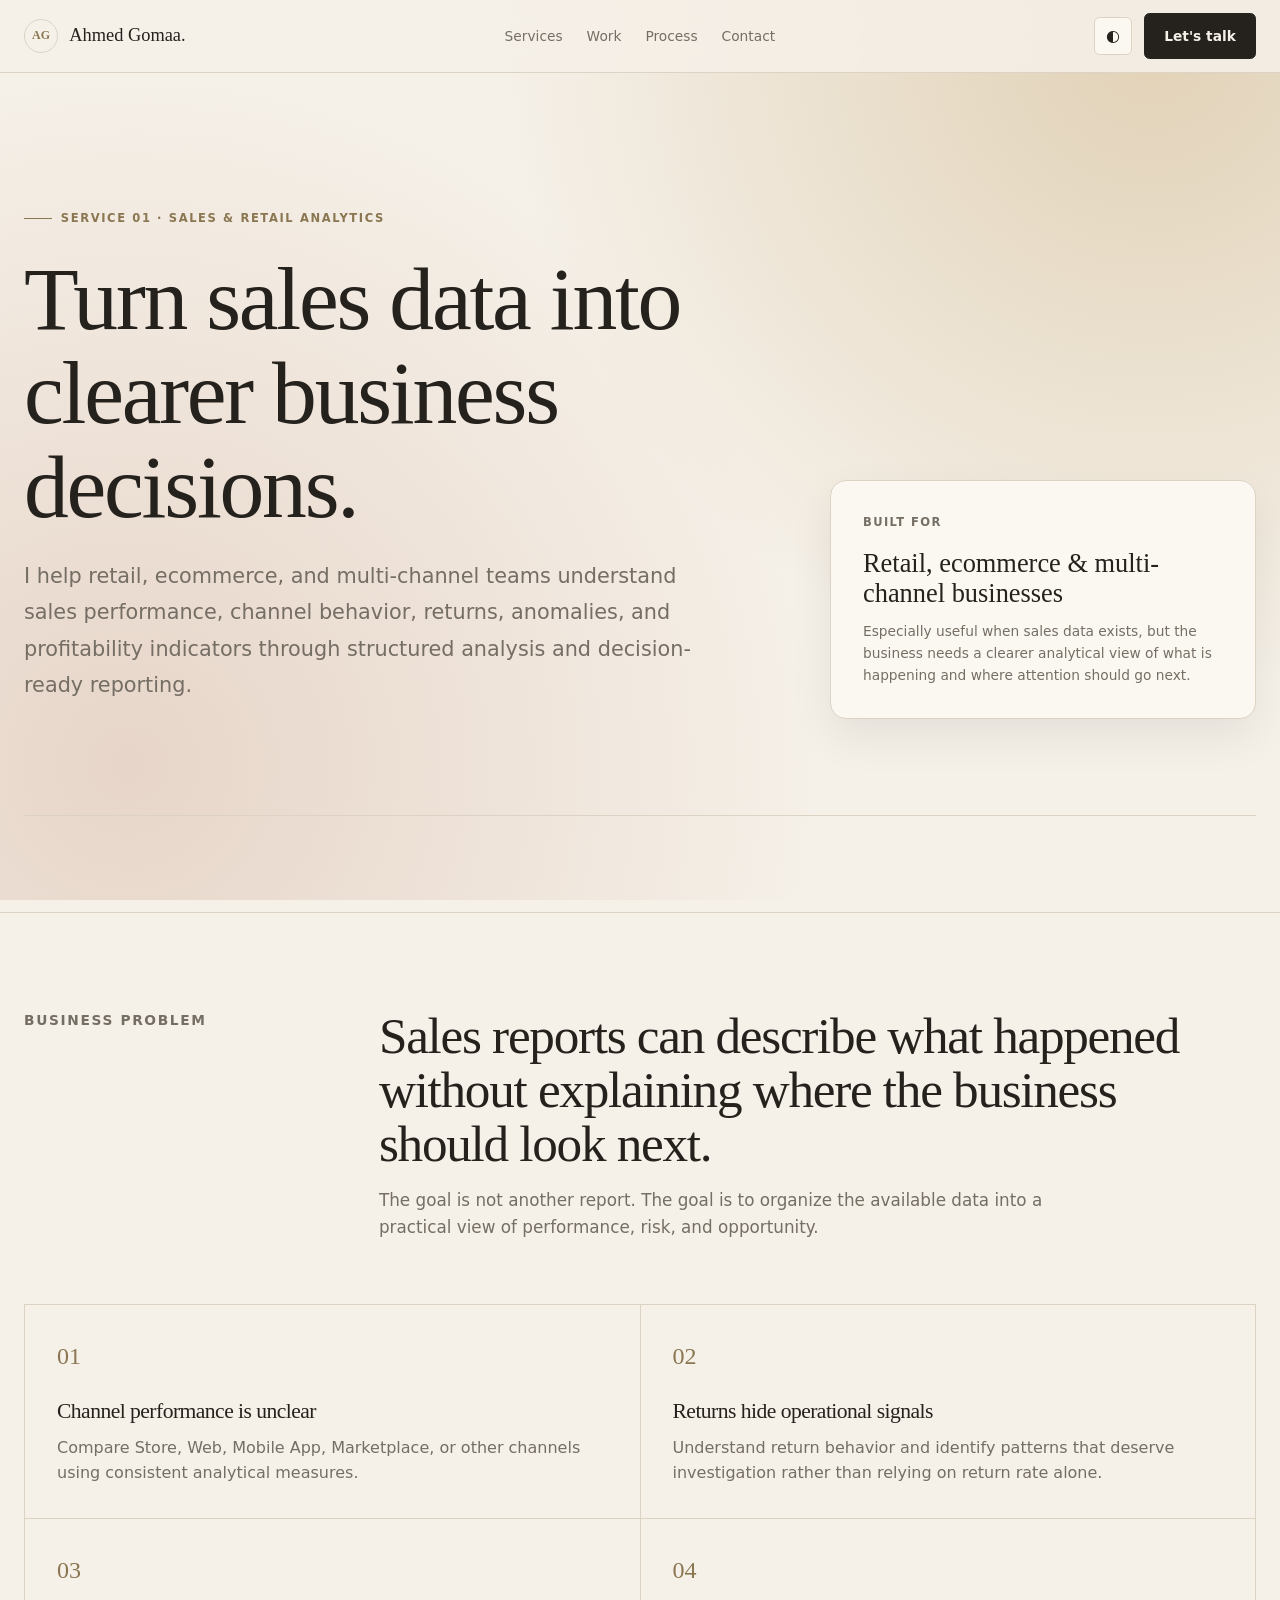
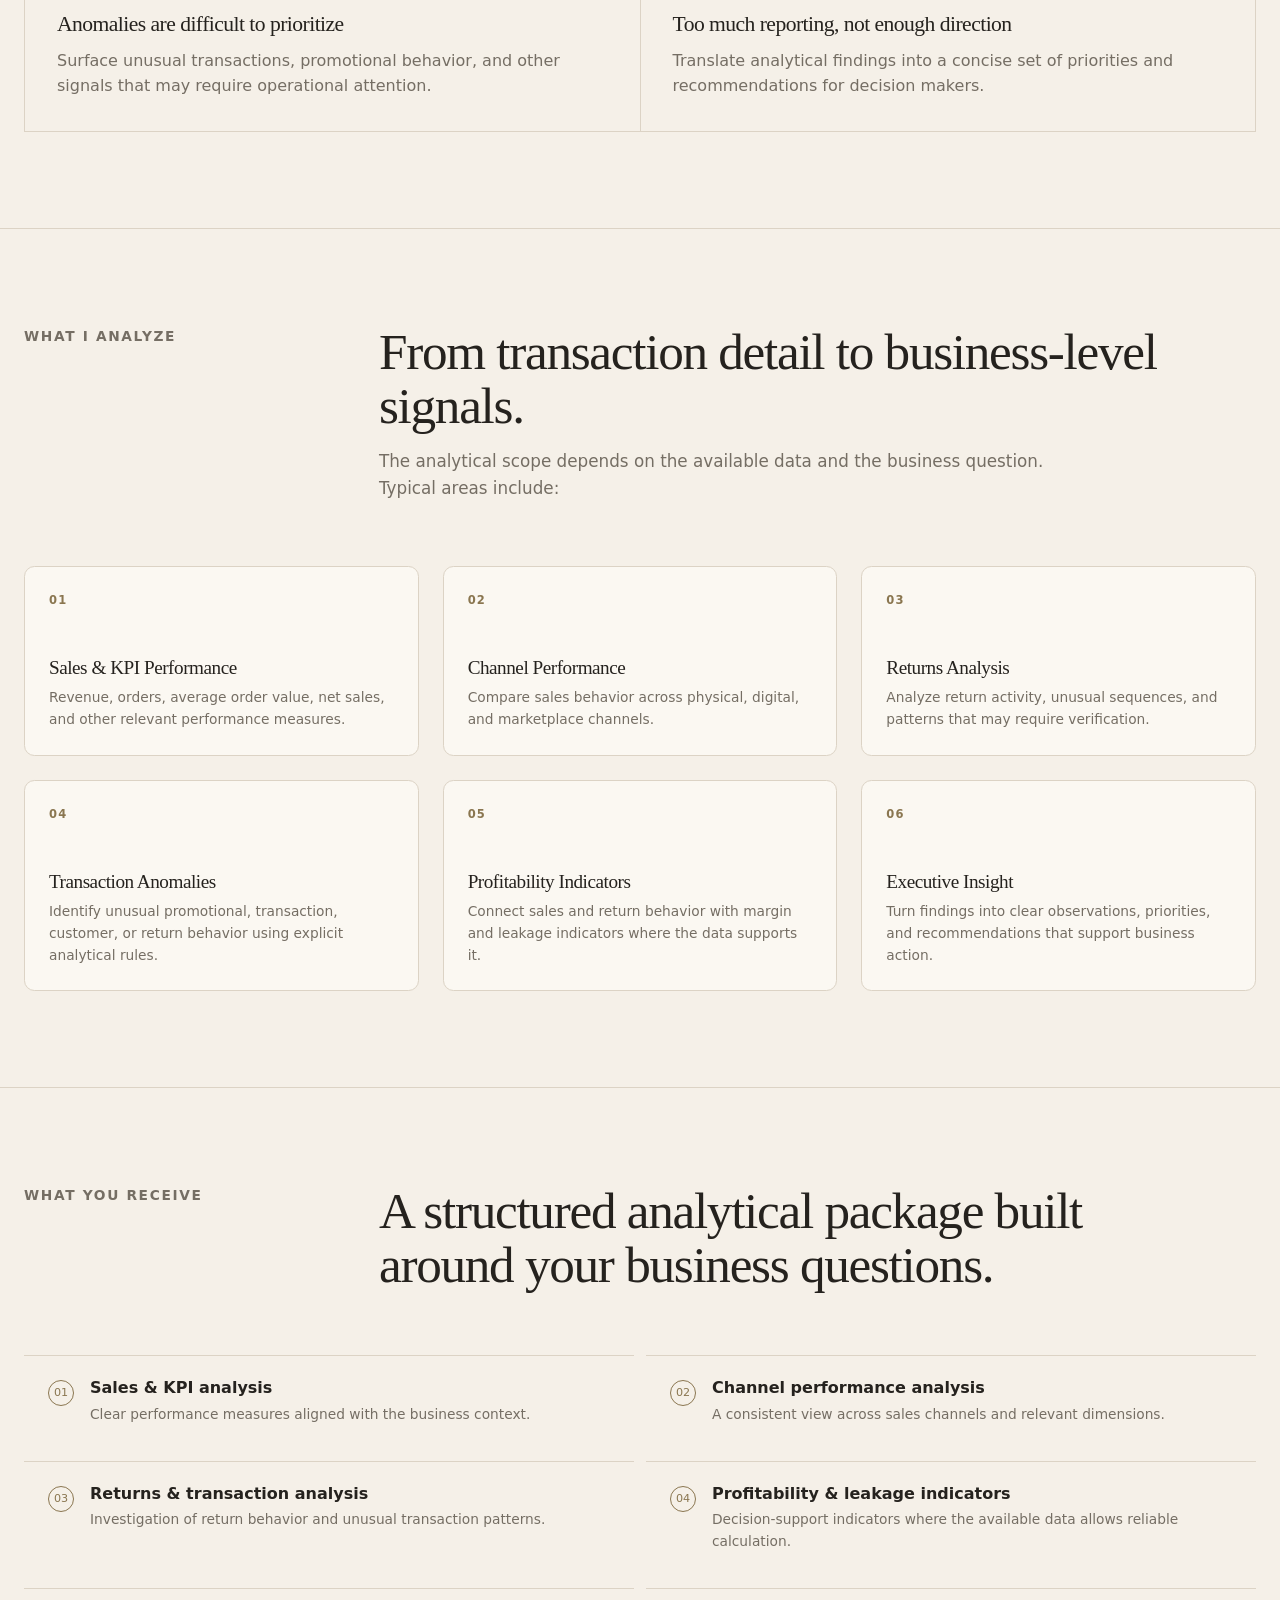
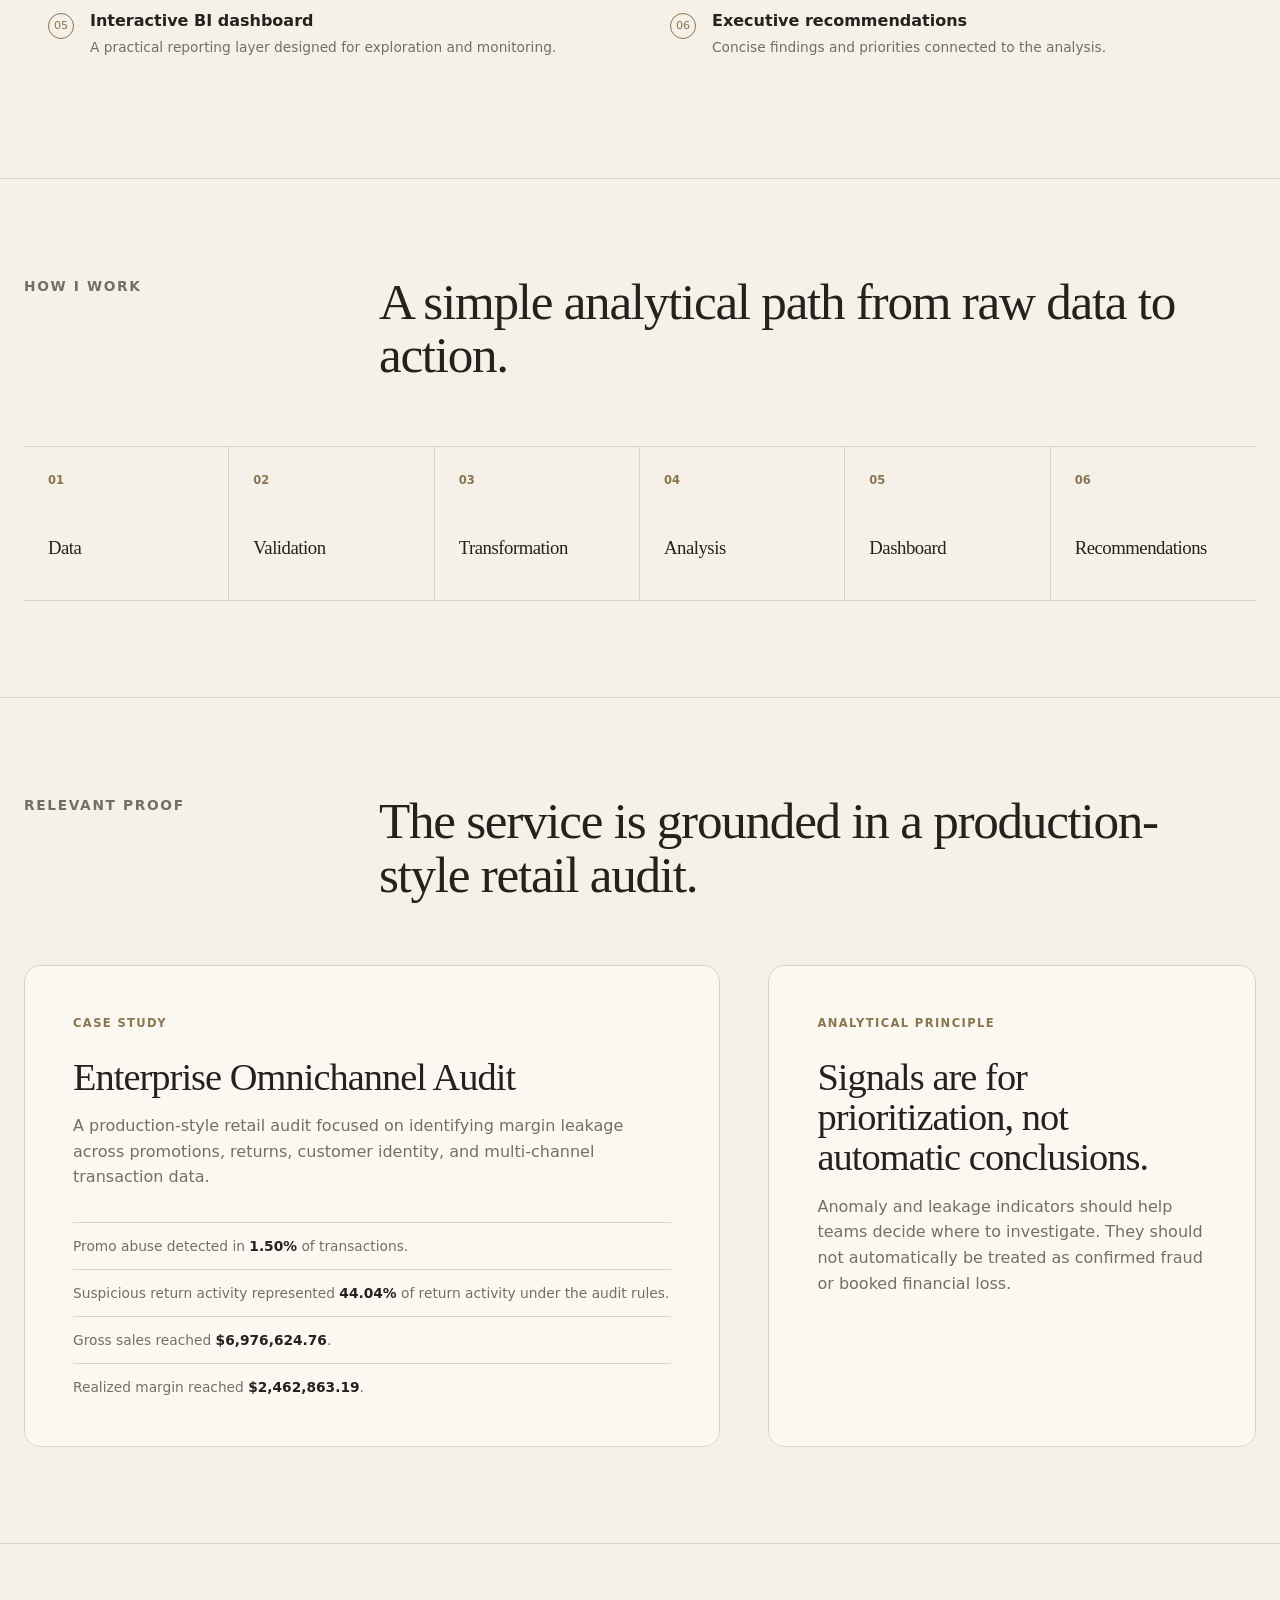
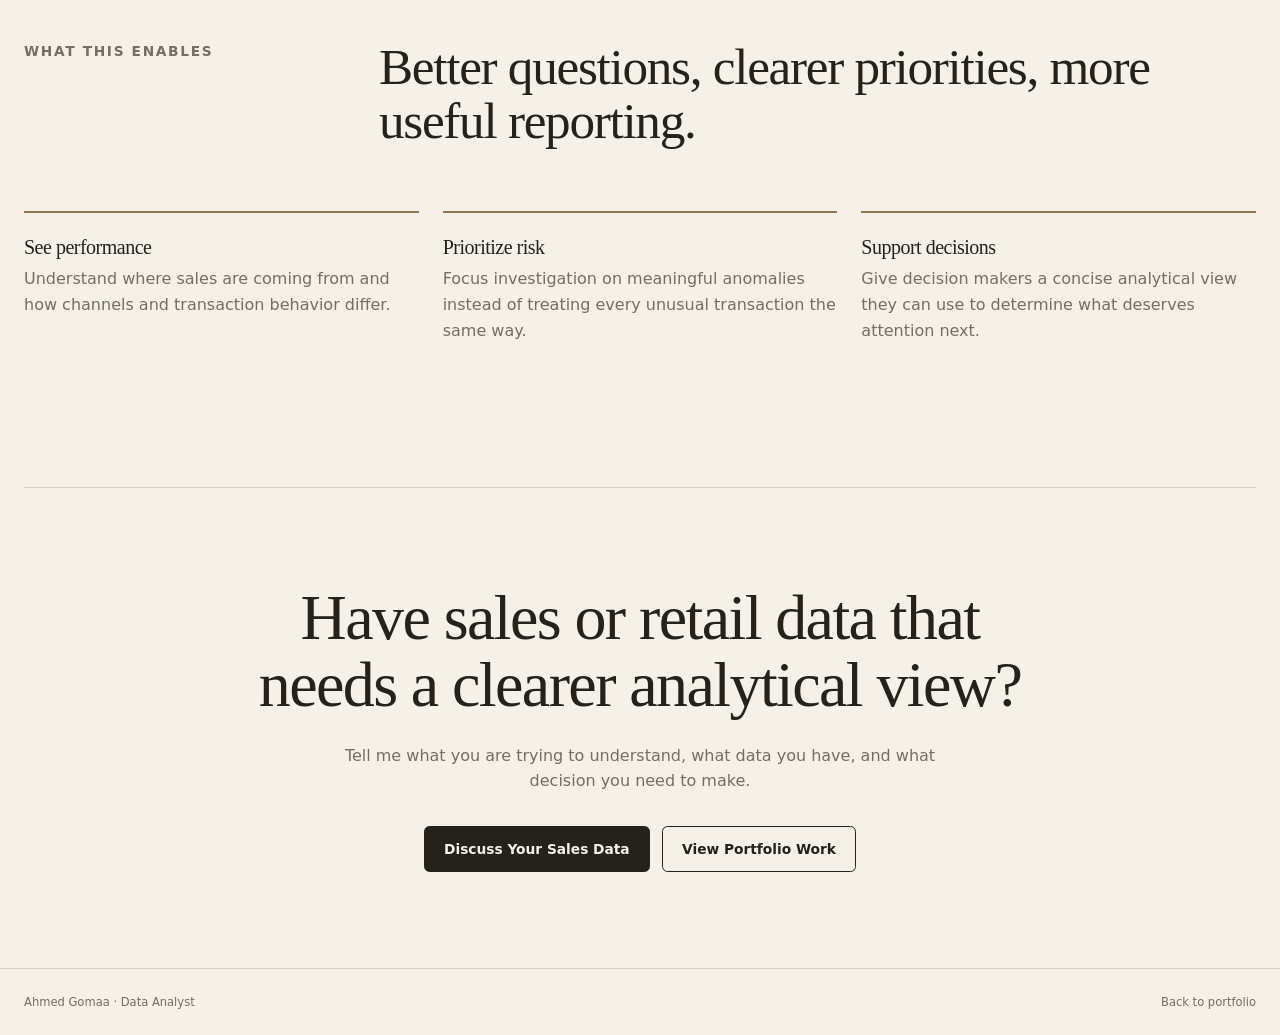
<file: services/sales-retail/index.html>
<!DOCTYPE html>
<html lang="en">
<head>
  <meta charset="UTF-8">

  <script>
    (function () {
      var stored = localStorage.getItem('theme');
      var theme = stored || (window.matchMedia('(prefers-color-scheme: dark)').matches ? 'dark' : 'light');
      if (theme === 'dark') {
        document.documentElement.setAttribute('data-theme', 'dark');
      }
    })();
  </script>

  <meta
    name="viewport"
    content="width=device-width, initial-scale=1.0"
  >

  <title>Sales & Retail Analytics | Ahmed Gomaa</title>

  <meta
    name="description"
    content="Sales and retail analytics for clearer channel performance, returns, anomalies, profitability indicators, and decision-ready reporting."
  >

  <meta name="author" content="Ahmed Gomaa">

  <link rel="icon" type="image/svg+xml" href="../../assets/favicon.svg">
  <link rel="icon" type="image/x-icon" href="../../assets/favicon.ico">
  <link rel="apple-touch-icon" href="../../assets/apple-touch-icon.png">

  <link
    rel="canonical"
    href="https://ahmed1870.github.io/ahmed-gomaa-portfolio/services/sales-retail/"
  >

  <meta
    property="og:title"
    content="Sales & Retail Analytics | Ahmed Gomaa"
  >

  <meta
    property="og:description"
    content="Turn sales and transaction data into clearer performance, risk, opportunity, and profitability insights."
  >

  <meta property="og:type" content="website">

  <meta
    property="og:url"
    content="https://ahmed1870.github.io/ahmed-gomaa-portfolio/services/sales-retail/"
  >

  <meta
    property="og:image"
    content="https://ahmed1870.github.io/ahmed-gomaa-portfolio/assets/og-image.png"
  >

  <meta
    name="theme-color"
    content="#111111"
  >

  <link rel="stylesheet" href="../../css/tokens.css">
  <link rel="stylesheet" href="../../css/base.css">
  <link rel="stylesheet" href="../../css/layout.css">
  <link rel="stylesheet" href="../../css/services.css">
  <link rel="stylesheet" href="../../css/responsive.css">
</head>

<body class="service-page">

  <header class="service-nav">
    <div class="container service-nav__inner">

      <a
        class="service-nav__brand"
        href="../../"
        aria-label="Ahmed Gomaa home"
      >
        <span class="service-nav__brand-mark" aria-hidden="true">AG</span>
        <span>Ahmed Gomaa<span aria-hidden="true">.</span></span>
      </a>

      <nav class="service-nav__links" aria-label="Service navigation">
        <a href="../../#services">Services</a>
        <a href="../../#work">Work</a>
        <a href="../../#process">Process</a>
        <a href="../../#contact">Contact</a>
      </nav>

      <div class="service-nav__actions">

        <button
          class="service-nav__theme"
          id="service-theme-toggle"
          type="button"
          aria-label="Toggle dark mode"
        >
          ◐
        </button>

        <a
          class="service-button"
          href="../../#contact"
        >
          Let's talk
        </a>

      </div>

    </div>
  </header>

  <main>

    <!-- HERO -->
    <section class="service-hero">
      <div class="container">

        <div class="service-hero__grid">

          <div>
            <span class="service-eyebrow">
              Service 01 · Sales & Retail Analytics
            </span>

            <h1>
              Turn sales data into clearer business decisions.
            </h1>

            <p class="service-hero__lead">
              I help retail, ecommerce, and multi-channel teams understand
              sales performance, channel behavior, returns, anomalies, and
              profitability indicators through structured analysis and
              decision-ready reporting.
            </p>
          </div>

          <aside class="service-hero__panel">
            <div class="service-hero__panel-label">
              Built for
            </div>

            <strong>
              Retail, ecommerce & multi-channel businesses
            </strong>

            <p>
              Especially useful when sales data exists, but the business
              needs a clearer analytical view of what is happening and
              where attention should go next.
            </p>
          </aside>

        </div>

        <div class="service-hero__line"></div>

      </div>
    </section>


    <!-- BUSINESS PROBLEM -->
    <section class="service-section service-section--border">
      <div class="container">

        <div class="service-section__header">
          <div class="service-section__label">
            Business Problem
          </div>

          <div>
            <h2 class="service-section__title">
              Sales reports can describe what happened without explaining
              where the business should look next.
            </h2>

            <p class="service-section__intro">
              The goal is not another report. The goal is to organize the
              available data into a practical view of performance, risk,
              and opportunity.
            </p>
          </div>
        </div>

        <div class="service-problem">

          <article class="service-problem__item">
            <span class="service-problem__number">01</span>
            <h3>Channel performance is unclear</h3>
            <p>
              Compare Store, Web, Mobile App, Marketplace, or other
              channels using consistent analytical measures.
            </p>
          </article>

          <article class="service-problem__item">
            <span class="service-problem__number">02</span>
            <h3>Returns hide operational signals</h3>
            <p>
              Understand return behavior and identify patterns that
              deserve investigation rather than relying on return rate
              alone.
            </p>
          </article>

          <article class="service-problem__item">
            <span class="service-problem__number">03</span>
            <h3>Anomalies are difficult to prioritize</h3>
            <p>
              Surface unusual transactions, promotional behavior, and
              other signals that may require operational attention.
            </p>
          </article>

          <article class="service-problem__item">
            <span class="service-problem__number">04</span>
            <h3>Too much reporting, not enough direction</h3>
            <p>
              Translate analytical findings into a concise set of
              priorities and recommendations for decision makers.
            </p>
          </article>

        </div>

      </div>
    </section>


    <!-- WHAT I ANALYZE -->
    <section class="service-section service-section--border">
      <div class="container">

        <div class="service-section__header">
          <div class="service-section__label">
            What I Analyze
          </div>

          <div>
            <h2 class="service-section__title">
              From transaction detail to business-level signals.
            </h2>

            <p class="service-section__intro">
              The analytical scope depends on the available data and the
              business question. Typical areas include:
            </p>
          </div>
        </div>

        <div class="service-analysis">

          <article class="service-analysis__item">
            <span class="service-analysis__index">01</span>
            <h3>Sales & KPI Performance</h3>
            <p>
              Revenue, orders, average order value, net sales, and other
              relevant performance measures.
            </p>
          </article>

          <article class="service-analysis__item">
            <span class="service-analysis__index">02</span>
            <h3>Channel Performance</h3>
            <p>
              Compare sales behavior across physical, digital, and
              marketplace channels.
            </p>
          </article>

          <article class="service-analysis__item">
            <span class="service-analysis__index">03</span>
            <h3>Returns Analysis</h3>
            <p>
              Analyze return activity, unusual sequences, and patterns
              that may require verification.
            </p>
          </article>

          <article class="service-analysis__item">
            <span class="service-analysis__index">04</span>
            <h3>Transaction Anomalies</h3>
            <p>
              Identify unusual promotional, transaction, customer, or
              return behavior using explicit analytical rules.
            </p>
          </article>

          <article class="service-analysis__item">
            <span class="service-analysis__index">05</span>
            <h3>Profitability Indicators</h3>
            <p>
              Connect sales and return behavior with margin and leakage
              indicators where the data supports it.
            </p>
          </article>

          <article class="service-analysis__item">
            <span class="service-analysis__index">06</span>
            <h3>Executive Insight</h3>
            <p>
              Turn findings into clear observations, priorities, and
              recommendations that support business action.
            </p>
          </article>

        </div>

      </div>
    </section>


    <!-- DELIVERABLES -->
    <section class="service-section service-section--border">
      <div class="container">

        <div class="service-section__header">
          <div class="service-section__label">
            What You Receive
          </div>

          <div>
            <h2 class="service-section__title">
              A structured analytical package built around your business
              questions.
            </h2>
          </div>
        </div>

        <div class="service-deliverables">

          <article class="service-deliverable">
            <span class="service-deliverable__mark">01</span>
            <div>
              <h3>Sales & KPI analysis</h3>
              <p>
                Clear performance measures aligned with the business
                context.
              </p>
            </div>
          </article>

          <article class="service-deliverable">
            <span class="service-deliverable__mark">02</span>
            <div>
              <h3>Channel performance analysis</h3>
              <p>
                A consistent view across sales channels and relevant
                dimensions.
              </p>
            </div>
          </article>

          <article class="service-deliverable">
            <span class="service-deliverable__mark">03</span>
            <div>
              <h3>Returns & transaction analysis</h3>
              <p>
                Investigation of return behavior and unusual transaction
                patterns.
              </p>
            </div>
          </article>

          <article class="service-deliverable">
            <span class="service-deliverable__mark">04</span>
            <div>
              <h3>Profitability & leakage indicators</h3>
              <p>
                Decision-support indicators where the available data
                allows reliable calculation.
              </p>
            </div>
          </article>

          <article class="service-deliverable">
            <span class="service-deliverable__mark">05</span>
            <div>
              <h3>Interactive BI dashboard</h3>
              <p>
                A practical reporting layer designed for exploration and
                monitoring.
              </p>
            </div>
          </article>

          <article class="service-deliverable">
            <span class="service-deliverable__mark">06</span>
            <div>
              <h3>Executive recommendations</h3>
              <p>
                Concise findings and priorities connected to the analysis.
              </p>
            </div>
          </article>

        </div>

      </div>
    </section>


    <!-- PROCESS -->
    <section class="service-section service-section--border">
      <div class="container">

        <div class="service-section__header">
          <div class="service-section__label">
            How I Work
          </div>

          <div>
            <h2 class="service-section__title">
              A simple analytical path from raw data to action.
            </h2>
          </div>
        </div>

        <div class="service-process">

          <article class="service-process__step">
            <span class="service-process__number">01</span>
            <h3>Data</h3>
          </article>

          <article class="service-process__step">
            <span class="service-process__number">02</span>
            <h3>Validation</h3>
          </article>

          <article class="service-process__step">
            <span class="service-process__number">03</span>
            <h3>Transformation</h3>
          </article>

          <article class="service-process__step">
            <span class="service-process__number">04</span>
            <h3>Analysis</h3>
          </article>

          <article class="service-process__step">
            <span class="service-process__number">05</span>
            <h3>Dashboard</h3>
          </article>

          <article class="service-process__step">
            <span class="service-process__number">06</span>
            <h3>Recommendations</h3>
          </article>

        </div>

      </div>
    </section>


    <!-- PROOF -->
    <section class="service-section service-section--border">
      <div class="container">

        <div class="service-section__header">
          <div class="service-section__label">
            Relevant Proof
          </div>

          <div>
            <h2 class="service-section__title">
              The service is grounded in a production-style retail audit.
            </h2>
          </div>
        </div>

        <div class="service-proof">

          <article class="service-proof__card">
            <span class="service-proof__label">
              Case Study
            </span>

            <h3>
              Enterprise Omnichannel Audit
            </h3>

            <p>
              A production-style retail audit focused on identifying
              margin leakage across promotions, returns, customer identity,
              and multi-channel transaction data.
            </p>

            <div class="service-proof__facts">
              <div class="service-proof__fact">
                Promo abuse detected in <strong>1.50%</strong> of transactions.
              </div>

              <div class="service-proof__fact">
                Suspicious return activity represented <strong>44.04%</strong>
                of return activity under the audit rules.
              </div>

              <div class="service-proof__fact">
                Gross sales reached <strong>$6,976,624.76</strong>.
              </div>

              <div class="service-proof__fact">
                Realized margin reached <strong>$2,462,863.19</strong>.
              </div>
            </div>
          </article>

          <article class="service-proof__card">
            <span class="service-proof__label">
              Analytical Principle
            </span>

            <h3>
              Signals are for prioritization, not automatic conclusions.
            </h3>

            <p>
              Anomaly and leakage indicators should help teams decide where
              to investigate. They should not automatically be treated as
              confirmed fraud or booked financial loss.
            </p>
          </article>

        </div>

      </div>
    </section>


    <!-- ENABLES -->
    <section class="service-section service-section--border">
      <div class="container">

        <div class="service-section__header">
          <div class="service-section__label">
            What This Enables
          </div>

          <div>
            <h2 class="service-section__title">
              Better questions, clearer priorities, more useful reporting.
            </h2>
          </div>
        </div>

        <div class="service-enables">

          <article class="service-enables__item">
            <h3>See performance</h3>
            <p>
              Understand where sales are coming from and how channels and
              transaction behavior differ.
            </p>
          </article>

          <article class="service-enables__item">
            <h3>Prioritize risk</h3>
            <p>
              Focus investigation on meaningful anomalies instead of
              treating every unusual transaction the same way.
            </p>
          </article>

          <article class="service-enables__item">
            <h3>Support decisions</h3>
            <p>
              Give decision makers a concise analytical view they can use
              to determine what deserves attention next.
            </p>
          </article>

        </div>

      </div>
    </section>


    <!-- CTA -->
    <section class="container">
      <div class="service-cta">

        <h2>
          Have sales or retail data that needs a clearer analytical view?
        </h2>

        <p>
          Tell me what you are trying to understand, what data you have,
          and what decision you need to make.
        </p>

        <div class="service-cta__actions">

          <a
            class="service-button"
            href="../../#contact"
          >
            Discuss Your Sales Data
          </a>

          <a
            class="service-button service-button--ghost"
            href="../../#work"
          >
            View Portfolio Work
          </a>

        </div>

      </div>
    </section>

  </main>


  <footer class="service-footer">
    <div class="container service-footer__inner">
      <span>Ahmed Gomaa · Data Analyst</span>
      <a href="../../">Back to portfolio</a>
    </div>
  </footer>


  <script>
    (function () {
      var button = document.getElementById('service-theme-toggle');

      if (!button) return;

      button.addEventListener('click', function () {
        var current = document.documentElement.getAttribute('data-theme');

        if (current === 'dark') {
          document.documentElement.removeAttribute('data-theme');
          localStorage.setItem('theme', 'light');
        } else {
          document.documentElement.setAttribute('data-theme', 'dark');
          localStorage.setItem('theme', 'dark');
        }
      });
    })();
  </script>

</body>
</html>
</file>
<file: css/tokens.css>
:root {
  --color-bg: #F5F0E8;
  --color-surface: #FBF8F2;
  --color-surface-alt: #EEE7DA;

  --color-ink: #25221E;
  --color-muted: #756E64;
  --color-line: #DCD3C5;

  --color-accent: #8A7650;
  --color-accent-dark: #554A36;

  --color-success: #667A63;
  --color-danger: #A86452;

  /* تعزيز إضاءة الأوف وايت */
  --color-glow-1: rgba(180, 140, 70, 0.30);
  --color-glow-2: rgba(175, 105, 75, 0.20);

  --font-display: Georgia, "Times New Roman", serif;
  --font-body: Inter, system-ui, -apple-system, BlinkMacSystemFont, "Segoe UI", sans-serif;

  --text-xs: 0.72rem;
  --text-sm: 0.86rem;
  --text-base: 1rem;
  --text-lg: 1.15rem;
  --text-xl: 1.5rem;
  --text-2xl: 2.25rem;
  --text-3xl: 3.5rem;
  --text-4xl: 5.5rem;

  --space-1: 0.25rem;
  --space-2: 0.5rem;
  --space-3: 0.75rem;
  --space-4: 1rem;
  --space-5: 1.5rem;
  --space-6: 2rem;
  --space-8: 3rem;
  --space-10: 4rem;
  --space-12: 6rem;
  --space-16: 8rem;

  --radius-sm: 0.35rem;
  --radius-md: 0.65rem;
  --radius-lg: 1rem;

  --container: 1240px;

  --ease-out: cubic-bezier(0.22, 1, 0.36, 1);
  --duration-fast: 180ms;
  --duration-base: 420ms;
  --duration-slow: 800ms;
}

:root[data-theme="dark"] {
  color-scheme: dark;

  --color-bg: #1B1815;
  --color-surface: #221E19;
  --color-surface-alt: #2C2620;

  --color-ink: #F3EEE4;
  --color-muted: #A79E8F;
  --color-line: #3A332A;

  --color-accent: #C9A876;
  --color-accent-dark: #E4C495;

  --color-success: #8FA98B;
  --color-danger: #C98977;

  /* تعزيز إضاءة الدارك */
  --color-glow-1: rgba(201, 168, 118, 0.22);
  --color-glow-2: rgba(201, 137, 119, 0.15);
}
</file>
<file: css/base.css>
*,
*::before,
*::after {
  box-sizing: border-box;
}

html {
  scroll-behavior: smooth;
}

body {
  margin: 0;
  background-color: var(--color-bg);
  background-image: 
    radial-gradient(circle at 90% 5%, var(--color-glow-1) 0%, transparent 45%),
    radial-gradient(circle at 10% 85%, var(--color-glow-2) 0%, transparent 50%);
  background-attachment: fixed;
  color: var(--color-ink);
  font-family: var(--font-body);
  font-size: var(--text-base);
  line-height: 1.6;
  -webkit-font-smoothing: antialiased;
  text-rendering: optimizeLegibility;
  transition: background-color var(--duration-base) ease, color var(--duration-base) ease;
}

body.is-locked {
  overflow: hidden;
}

img,
svg,
canvas {
  display: block;
  max-width: 100%;
}

button,
input,
textarea,
select {
  font: inherit;
}

button {
  cursor: pointer;
}

a {
  color: inherit;
  text-decoration: none;
}

::selection {
  background: var(--color-ink);
  color: var(--color-bg);
}

:focus-visible {
  outline: 2px solid var(--color-accent);
  outline-offset: 4px;
}

h1,
h2,
h3,
h4,
p {
  margin-top: 0;
}

h1,
h2,
h3,
h4 {
  font-family: var(--font-display);
  font-weight: 400;
  line-height: 1.05;
  letter-spacing: -0.025em;
}

p {
  margin-bottom: 1rem;
}

ul,
ol {
  margin: 0;
  padding: 0;
  list-style: none;
}

@media (prefers-reduced-motion: reduce) {
  html {
    scroll-behavior: auto;
  }

  *,
  *::before,
  *::after {
    animation-duration: 0.01ms !important;
    animation-iteration-count: 1 !important;
    transition-duration: 0.01ms !important;
    scroll-behavior: auto !important;
  }
}
</file>
<file: css/layout.css>
.container {
  width: min(calc(100% - 3rem), var(--container));
  margin-inline: auto;
}

.section {
  position: relative;
  padding-block: var(--space-12);
}

#hero {
  position: relative;
  overflow: hidden;
}

.hero {
  display: grid;
  grid-template-columns: minmax(0, 1.1fr) minmax(320px, 400px);
  gap: var(--space-8);
  align-items: flex-start; /* محاذاة للأعلى بجانب العنوان */
  padding-top: var(--space-4);
  position: relative;
  z-index: 1;
}

.hero__intro {
  display: flex;
  flex-direction: column;
}

.hero__visual {
  display: flex;
  justify-content: flex-end;
  margin-top: var(--space-2);
}

.hero-card {
  width: 100%;
  background: var(--color-surface);
  border: 1px solid var(--color-line);
  border-radius: var(--radius-lg);
  padding: var(--space-6);
  box-shadow: 0 16px 32px rgba(0, 0, 0, 0.08);
  display: flex;
  flex-direction: column;
  gap: var(--space-4);
  transition: transform var(--duration-base) var(--ease-out), border-color var(--duration-base);
}

.hero-card:hover {
  transform: translateY(-4px);
  border-color: var(--color-accent);
}

.hero-card__header {
  display: flex;
  justify-content: space-between;
  align-items: center;
}

.hero-card__badge {
  font-size: var(--text-xs);
  font-weight: 700;
  letter-spacing: 0.08em;
  text-transform: uppercase;
  color: var(--color-accent);
}

.hero-card__status {
  font-size: var(--text-xs);
  color: var(--color-muted);
  display: flex;
  align-items: center;
  gap: var(--space-1);
}

.hero-card__status .dot {
  width: 6px;
  height: 6px;
  background: var(--color-success);
  border-radius: 50%;
  display: inline-block;
}

.hero-card__metrics {
  display: grid;
  grid-template-columns: 1fr 1fr;
  gap: var(--space-3);
  padding-block: var(--space-3);
  border-block: 1px solid var(--color-line);
}

.metric-label {
  display: block;
  font-size: var(--text-xs);
  color: var(--color-muted);
  margin-bottom: var(--space-1);
}

.metric-value {
  display: block;
  font-size: var(--text-xl);
  font-weight: 700;
  color: var(--color-ink);
  font-family: var(--font-display);
}

.hero-card__chart {
  height: 100px;
  display: flex;
  align-items: flex-end;
  padding-top: var(--space-2);
}

.bar-group {
  display: flex;
  align-items: flex-end;
  justify-content: space-between;
  width: 100%;
  height: 100%;
  gap: 10px;
}

.bar {
  flex: 1;
  height: var(--h);
  background: var(--color-surface-alt);
  border: 1px solid var(--color-line);
  border-radius: var(--radius-sm);
  transition: background var(--duration-fast), height var(--duration-base);
}

.bar--active, .bar:hover {
  background: var(--color-accent);
  border-color: var(--color-accent);
}

.hero-card__tags {
  display: flex;
  flex-wrap: wrap;
  gap: var(--space-2);
}

.hero-card__tags span {
  font-size: var(--text-xs);
  background: var(--color-surface-alt);
  color: var(--color-ink);
  padding: 0.2rem 0.6rem;
  border-radius: var(--radius-sm);
  border: 1px solid var(--color-line);
  font-weight: 500;
}

.section__header {
  display: grid;
  grid-template-columns: minmax(180px, 0.35fr) minmax(0, 1fr);
  gap: var(--space-8);
  margin-bottom: var(--space-10);
}

.section__eyebrow {
  display: block;
  margin-bottom: var(--space-3);
  color: var(--color-muted);
  font-size: var(--text-sm);
  font-weight: 800;
  letter-spacing: 0.12em;
  text-transform: uppercase;
}

.section__title {
  max-width: 900px;
  margin-bottom: 0;
  font-size: clamp(2.4rem, 5vw, var(--text-4xl));
}

.grid {
  display: grid;
  gap: var(--space-5);
}

.grid--2 {
  grid-template-columns: repeat(2, minmax(0, 1fr));
}

.grid--3 {
  grid-template-columns: repeat(3, minmax(0, 1fr));
}

.grid--4 {
  grid-template-columns: repeat(4, minmax(0, 1fr));
}

.stack {
  display: flex;
  flex-direction: column;
}

.stack--sm {
  gap: var(--space-3);
}

.stack--md {
  gap: var(--space-5);
}

.stack--lg {
  gap: var(--space-8);
}

@media (max-width: 900px) {
  .container {
    width: min(calc(100% - 2rem), var(--container));
  }

  .section {
    padding-block: var(--space-10);
  }

  .hero {
    grid-template-columns: 1fr;
    gap: var(--space-6);
  }

  .hero__visual {
    display: none;
  }

  .section__header {
    grid-template-columns: 1fr;
    gap: var(--space-4);
    margin-bottom: var(--space-8);
  }

  .grid--2,
  .grid--3,
  .grid--4 {
    grid-template-columns: 1fr;
  }
}
</file>
<file: css/services.css>
/* =========================================================
   SERVICE PAGES
   Shared styles for standalone commercial landing pages.
   ========================================================= */

.service-page {
  min-height: 100vh;
}

/* ---------------------------------------------------------
   SERVICE NAVIGATION
   --------------------------------------------------------- */

.service-nav {
  position: sticky;
  top: 0;
  z-index: 50;
  border-bottom: 1px solid var(--color-line);
  background: color-mix(in srgb, var(--color-bg) 88%, transparent);
  backdrop-filter: blur(14px);
  -webkit-backdrop-filter: blur(14px);
}

.service-nav__inner {
  min-height: 72px;
  display: flex;
  align-items: center;
  justify-content: space-between;
  gap: var(--space-5);
}

.service-nav__brand {
  display: inline-flex;
  align-items: center;
  gap: 0.7rem;
  font-family: var(--font-display);
  font-size: 1.15rem;
  white-space: nowrap;
}

.service-nav__brand-mark {
  width: 34px;
  height: 34px;
  border: 1px solid var(--color-line);
  border-radius: 50%;
  display: grid;
  place-items: center;
  color: var(--color-accent);
  font-family: var(--font-display);
  font-size: 0.75rem;
  font-weight: 700;
}

.service-nav__links {
  display: flex;
  align-items: center;
  gap: var(--space-5);
}

.service-nav__links a {
  color: var(--color-muted);
  font-size: var(--text-sm);
  transition: color var(--duration-fast) ease;
}

.service-nav__links a:hover {
  color: var(--color-ink);
}

.service-nav__actions {
  display: flex;
  align-items: center;
  gap: var(--space-3);
}

.service-nav__theme,
.service-nav__menu {
  border: 1px solid var(--color-line);
  background: var(--color-surface);
  color: var(--color-ink);
  border-radius: var(--radius-sm);
  min-width: 38px;
  height: 38px;
}

.service-nav__menu {
  display: none;
}

/* ---------------------------------------------------------
   HERO
   --------------------------------------------------------- */

.service-hero {
  position: relative;
  overflow: hidden;
  padding-block: clamp(5rem, 10vw, 9rem) var(--space-12);
}

.service-hero__grid {
  display: grid;
  grid-template-columns: minmax(0, 1.25fr) minmax(280px, 0.75fr);
  gap: clamp(var(--space-8), 8vw, var(--space-12));
  align-items: end;
}

.service-eyebrow {
  display: inline-flex;
  align-items: center;
  gap: 0.55rem;
  margin-bottom: var(--space-5);
  color: var(--color-accent);
  font-size: var(--text-xs);
  font-weight: 800;
  letter-spacing: 0.14em;
  text-transform: uppercase;
}

.service-eyebrow::before {
  content: "";
  width: 28px;
  height: 1px;
  background: currentColor;
}

.service-hero h1 {
  max-width: 850px;
  margin-bottom: var(--space-5);
  font-size: clamp(3rem, 7vw, 6.5rem);
}

.service-hero__lead {
  max-width: 720px;
  color: var(--color-muted);
  font-size: clamp(1.05rem, 1.7vw, 1.3rem);
  line-height: 1.75;
}

.service-hero__panel {
  padding: var(--space-6);
  border: 1px solid var(--color-line);
  border-radius: var(--radius-lg);
  background: var(--color-surface);
  box-shadow: 0 18px 45px rgba(0, 0, 0, 0.07);
}

.service-hero__panel-label {
  margin-bottom: var(--space-4);
  color: var(--color-muted);
  font-size: var(--text-xs);
  font-weight: 800;
  letter-spacing: 0.12em;
  text-transform: uppercase;
}

.service-hero__panel strong {
  display: block;
  margin-bottom: var(--space-3);
  font-family: var(--font-display);
  font-size: 1.65rem;
  font-weight: 400;
  line-height: 1.15;
}

.service-hero__panel p {
  margin-bottom: 0;
  color: var(--color-muted);
  font-size: var(--text-sm);
}

.service-hero__line {
  width: 100%;
  height: 1px;
  margin-top: var(--space-12);
  background: var(--color-line);
}

/* ---------------------------------------------------------
   GENERIC SERVICE SECTIONS
   --------------------------------------------------------- */

.service-section {
  padding-block: var(--space-12);
}

.service-section--border {
  border-top: 1px solid var(--color-line);
}

.service-section__header {
  display: grid;
  grid-template-columns: minmax(180px, 0.35fr) minmax(0, 1fr);
  gap: var(--space-8);
  margin-bottom: var(--space-8);
}

.service-section__label {
  color: var(--color-muted);
  font-size: var(--text-sm);
  font-weight: 800;
  letter-spacing: 0.12em;
  text-transform: uppercase;
}

.service-section__title {
  max-width: 820px;
  margin-bottom: var(--space-4);
  font-size: clamp(2rem, 4vw, 3.8rem);
}

.service-section__intro {
  max-width: 720px;
  color: var(--color-muted);
  font-size: 1.05rem;
}

/* ---------------------------------------------------------
   PROBLEM
   --------------------------------------------------------- */

.service-problem {
  display: grid;
  grid-template-columns: repeat(2, minmax(0, 1fr));
  gap: 1px;
  border: 1px solid var(--color-line);
  background: var(--color-line);
}

.service-problem__item {
  padding: var(--space-6);
  background: var(--color-bg);
}

.service-problem__number {
  display: block;
  margin-bottom: var(--space-5);
  color: var(--color-accent);
  font-family: var(--font-display);
  font-size: var(--text-xl);
}

.service-problem__item h3 {
  margin-bottom: var(--space-3);
  font-size: 1.35rem;
}

.service-problem__item p {
  margin-bottom: 0;
  color: var(--color-muted);
}

/* ---------------------------------------------------------
   ANALYSIS
   --------------------------------------------------------- */

.service-analysis {
  display: grid;
  grid-template-columns: repeat(3, minmax(0, 1fr));
  gap: var(--space-5);
}

.service-analysis__item {
  min-height: 190px;
  padding: var(--space-5);
  border: 1px solid var(--color-line);
  border-radius: var(--radius-md);
  background: var(--color-surface);
  transition:
    transform var(--duration-base) var(--ease-out),
    border-color var(--duration-base) ease;
}

.service-analysis__item:hover {
  transform: translateY(-4px);
  border-color: var(--color-accent);
}

.service-analysis__index {
  display: block;
  margin-bottom: var(--space-8);
  color: var(--color-accent);
  font-size: var(--text-xs);
  font-weight: 800;
  letter-spacing: 0.1em;
}

.service-analysis__item h3 {
  margin-bottom: var(--space-2);
  font-size: 1.2rem;
}

.service-analysis__item p {
  margin-bottom: 0;
  color: var(--color-muted);
  font-size: var(--text-sm);
}

/* ---------------------------------------------------------
   DELIVERABLES
   --------------------------------------------------------- */

.service-deliverables {
  display: grid;
  grid-template-columns: repeat(2, minmax(0, 1fr));
  gap: var(--space-3);
}

.service-deliverable {
  display: flex;
  gap: var(--space-4);
  align-items: flex-start;
  padding: var(--space-5);
  border-top: 1px solid var(--color-line);
}

.service-deliverable__mark {
  flex: 0 0 auto;
  width: 26px;
  height: 26px;
  border: 1px solid var(--color-accent);
  border-radius: 50%;
  display: grid;
  place-items: center;
  color: var(--color-accent);
  font-size: 0.7rem;
}

.service-deliverable h3 {
  margin-bottom: 0.35rem;
  font-family: var(--font-body);
  font-size: 1rem;
  font-weight: 700;
  letter-spacing: 0;
}

.service-deliverable p {
  margin-bottom: 0;
  color: var(--color-muted);
  font-size: var(--text-sm);
}

/* ---------------------------------------------------------
   PROCESS
   --------------------------------------------------------- */

.service-process {
  display: grid;
  grid-template-columns: repeat(6, minmax(0, 1fr));
  border-top: 1px solid var(--color-line);
  border-bottom: 1px solid var(--color-line);
}

.service-process__steps {
  display: contents;
}

.service-process__step {
  position: relative;
  min-height: 150px;
  padding: var(--space-5);
  border-right: 1px solid var(--color-line);
}

.service-process__step:last-child {
  border-right: 0;
}

.service-process__step span {
  display: block;
  margin-bottom: var(--space-8);
  color: var(--color-accent);
  font-size: var(--text-xs);
  font-weight: 800;
}

.service-process__step strong {
  display: block;
  margin-bottom: var(--space-2);
  font-family: var(--font-body);
  font-size: 0.95rem;
  font-weight: 700;
  letter-spacing: 0;
}

.service-process__step p {
  margin: 0;
  color: var(--color-muted);
  font-size: var(--text-sm);
  line-height: 1.6;
}

/* ---------------------------------------------------------
   PROOF
   --------------------------------------------------------- */

.service-proof {
  display: grid;
  grid-template-columns: minmax(0, 1fr) minmax(260px, 0.7fr);
  gap: var(--space-8);
  align-items: stretch;
}

.service-proof__card {
  padding: clamp(var(--space-6), 5vw, var(--space-8));
  border: 1px solid var(--color-line);
  border-radius: var(--radius-lg);
  background: var(--color-surface);
}

.service-proof__label {
  display: block;
  margin-bottom: var(--space-5);
  color: var(--color-accent);
  font-size: var(--text-xs);
  font-weight: 800;
  letter-spacing: 0.12em;
  text-transform: uppercase;
}

.service-proof__card h3 {
  margin-bottom: var(--space-4);
  font-size: clamp(1.8rem, 3vw, 2.8rem);
}

.service-proof__card p {
  color: var(--color-muted);
}

.service-proof__facts {
  display: grid;
  gap: var(--space-3);
  margin-top: var(--space-6);
}

.service-proof__fact {
  padding-top: var(--space-3);
  border-top: 1px solid var(--color-line);
  color: var(--color-muted);
  font-size: var(--text-sm);
}

.service-proof__fact strong {
  color: var(--color-ink);
}

/* ---------------------------------------------------------
   ENABLES
   --------------------------------------------------------- */

.service-enables {
  display: grid;
  grid-template-columns: repeat(3, minmax(0, 1fr));
  gap: var(--space-5);
}

.service-enables__item {
  padding-top: var(--space-5);
  border-top: 2px solid var(--color-accent);
}

.service-enables__item h3 {
  margin-bottom: var(--space-2);
  font-size: 1.25rem;
}

.service-enables__item p {
  margin-bottom: 0;
  color: var(--color-muted);
}

/* ---------------------------------------------------------
   CTA
   --------------------------------------------------------- */

.service-cta {
  margin-top: var(--space-8);
  padding-block: clamp(var(--space-8), 8vw, var(--space-12));
  border-top: 1px solid var(--color-line);
  text-align: center;
}

.service-cta h2 {
  max-width: 800px;
  margin-inline: auto;
  margin-bottom: var(--space-5);
  font-size: clamp(2.2rem, 5vw, 4.5rem);
}

.service-cta p {
  max-width: 620px;
  margin-inline: auto;
  color: var(--color-muted);
}

.service-cta__actions {
  display: flex;
  justify-content: center;
  flex-wrap: wrap;
  gap: var(--space-3);
  margin-top: var(--space-6);
}

.service-button {
  display: inline-flex;
  align-items: center;
  justify-content: center;
  min-height: 46px;
  padding-inline: 1.2rem;
  border: 1px solid var(--color-ink);
  border-radius: var(--radius-sm);
  background: var(--color-ink);
  color: var(--color-bg);
  font-size: var(--text-sm);
  font-weight: 700;
  transition:
    transform var(--duration-fast) var(--ease-out),
    opacity var(--duration-fast) ease;
}

.service-button:hover {
  transform: translateY(-2px);
  opacity: 0.88;
}

.service-button--ghost {
  background: transparent;
  color: var(--color-ink);
}

/* ---------------------------------------------------------
   FOOTER
   --------------------------------------------------------- */

.service-footer {
  padding-block: var(--space-5);
  border-top: 1px solid var(--color-line);
  color: var(--color-muted);
  font-size: var(--text-xs);
}

.service-footer__inner {
  display: flex;
  justify-content: space-between;
  gap: var(--space-4);
}

/* ---------------------------------------------------------
   RESPONSIVE
   --------------------------------------------------------- */

@media (max-width: 900px) {
  .service-nav__links {
    display: none;
  }

  .service-nav__menu {
    display: inline-grid;
    place-items: center;
  }

  .service-hero__grid,
  .service-proof {
    grid-template-columns: 1fr;
  }

  .service-analysis,
  .service-enables {
    grid-template-columns: 1fr;
  }

  .service-process {
    grid-template-columns: repeat(3, minmax(0, 1fr));
  }

  .service-process__step:nth-child(3) {
    border-right: 0;
  }

  .service-process__step:nth-child(n + 4) {
    border-top: 1px solid var(--color-line);
  }

}

@media (max-width: 600px) {
  .service-nav__inner {
    min-height: 62px;
  }

  .service-nav__actions {
    gap: var(--space-2);
  }

  .service-hero {
    padding-block: 4rem var(--space-8);
  }

  .service-hero h1 {
    font-size: clamp(2.65rem, 13vw, 4rem);
  }

  .service-hero__panel {
    padding: var(--space-5);
  }

  .service-section {
    padding-block: var(--space-10);
  }

  .service-section__header {
    grid-template-columns: 1fr;
    gap: var(--space-3);
    margin-bottom: var(--space-6);
  }

  .service-section__title {
    font-size: var(--text-2xl);
  }

  .service-problem,
  .service-deliverables {
    grid-template-columns: 1fr;
  }

  .service-analysis {
    gap: var(--space-3);
  }

  .service-analysis__item {
    min-height: auto;
  }


  .service-process {
    grid-template-columns: repeat(2, minmax(0, 1fr));
  }

  .service-process__step {
    min-height: 150px;
    padding: 1.25rem;
    border-right: 1px solid var(--color-line);
    border-bottom: 1px solid var(--color-line);
  }

  .service-process__step span {
    margin-bottom: 1rem;
  }

  .service-process__step strong {
    font-size: 1rem;
    line-height: 1.3;
    white-space: nowrap;
  }

  .service-process__step p {
    max-width: 18rem;
    font-size: 0.82rem;
    line-height: 1.5;
  }

  .service-process__step:nth-child(even) {
    border-right: 0;
  }

  .service-process__step:nth-child(n + 5) {
    border-bottom: 0;
  }

  .service-footer__inner {
    flex-direction: column;
  }
}

/* Fix Process Steps Layout on Mobile */
@media (max-width: 600px) {
  .service-process {
    grid-template-columns: 1fr !important;
  }

  .service-process__step {
    min-height: auto !important;
    padding: 1.25rem var(--space-2) !important;
    border-right: 0 !important;
    border-bottom: 1px solid var(--color-line) !important;
  }

  .service-process__step:last-child {
    border-bottom: 0 !important;
  }

  .service-process__step strong {
    white-space: normal !important;
  }

  .service-process__step p {
    max-width: 100% !important;
  }
}

/* Service hero actions */
.service-hero__actions {
  display: flex;
  flex-wrap: wrap;
  gap: var(--space-2);
  align-items: center;
}

@media (max-width: 640px) {
  .service-hero__actions {
    flex-direction: column;
    align-items: stretch;
  }

  .service-hero__actions .service-button {
    width: 100%;
  }
}
</file>
<file: css/responsive.css>
@media (max-width: 1100px) {
  :root {
    --text-4xl: 4.5rem;
    --space-16: 7rem;
  }
}


/* =========================================================
   TABLET
   ========================================================= */

@media (max-width: 800px) {
  :root {
    --text-3xl: 2.75rem;
    --text-4xl: 3.5rem;
    --space-16: 6rem;
  }

  /* Methodology */
  .methodology-step {
    grid-template-columns: 44px 1fr !important;
    gap: var(--space-4) !important;
  }

  .methodology-step > div:nth-child(2) {
    padding-top: 4px;
  }

  .methodology-step > div:nth-child(3) {
    grid-column: 2;
  }
}


/* =========================================================
   MOBILE
   ========================================================= */

@media (max-width: 600px) {

  :root {
    --text-2xl: 2rem;
    --text-3xl: 2.35rem;
    --text-4xl: 3rem;
    --space-12: 4.5rem;
    --space-16: 5rem;
  }


  /* -------------------------------------------------------
     GLOBAL MOBILE LAYOUT
     ------------------------------------------------------- */

  .container {
    width: min(calc(100% - 1.5rem), var(--container));
  }

  .section {
    padding-block: var(--space-12);
  }


  /* -------------------------------------------------------
     SECTION HEADERS
     ------------------------------------------------------- */

  .section__header {
    margin-bottom: var(--space-5);
  }

  .section__title {
    font-size: var(--text-2xl);
    line-height: 1.15;
  }


  /* -------------------------------------------------------
     METHODOLOGY
     ------------------------------------------------------- */

  .methodology-flow {
    margin-top: var(--space-5) !important;
  }

  /*
     Hide the long desktop connector line.
     Cards themselves provide the visual separation.
  */

  .methodology-flow > div[aria-hidden="true"] {
    display: none !important;
  }


  /*
     Each methodology step becomes a clean
     two-column mobile layout:
     
     [01]   FRAME
            Title
            Question
            Description
            Output
  */

  .methodology-step {
    display: grid !important;
    grid-template-columns: 42px minmax(0, 1fr) !important;
    gap: 12px !important;

    padding: 18px 0 !important;

    border-bottom: 1px solid var(--color-line);
  }


  /* Number circle */

  .methodology-step > div:first-child {
    width: 40px !important;
    height: 40px !important;

    font-size: 11px !important;

    align-self: start;
  }


  /* Phase + title */

  .methodology-step > div:nth-child(2) {
    padding-top: 2px;
    min-width: 0;
  }


  .methodology-step > div:nth-child(2) span {
    margin-bottom: 5px !important;
    font-size: 9px !important;
    letter-spacing: .12em !important;
  }


  .methodology-step > div:nth-child(2) h3 {
    font-size: 15px !important;
    line-height: 1.35 !important;
  }


  /* Question + description + output */

  .methodology-step > div:nth-child(3) {
    grid-column: 2 !important;
    min-width: 0;
  }


  .methodology-step > div:nth-child(3) p:first-child {
    margin-bottom: 7px !important;

    font-size: 13px !important;
    line-height: 1.5 !important;
  }


  .methodology-step > div:nth-child(3) p:nth-child(2) {
    font-size: 12px !important;
    line-height: 1.7 !important;

    max-width: none !important;
  }


  .methodology-step > div:nth-child(3) > div {
    margin-top: 10px !important;

    font-size: 10px !important;
    line-height: 1.5 !important;
  }


  /* -------------------------------------------------------
     METHODOLOGY SUMMARY
     ------------------------------------------------------- */

  .methodology-flow + div {
    margin-top: var(--space-5) !important;

    padding: 14px 12px !important;

    gap: 7px !important;
  }


  .methodology-flow + div span {
    font-size: 10px !important;
  }


  /* -------------------------------------------------------
     GENERAL GRID SAFETY
     ------------------------------------------------------- */

  .grid--2,
  .grid--3,
  .grid--4 {
    grid-template-columns: 1fr !important;
  }


  /* -------------------------------------------------------
     TEXT / SPACING
     ------------------------------------------------------- */

  p {
    overflow-wrap: break-word;
  }

}
</file>
